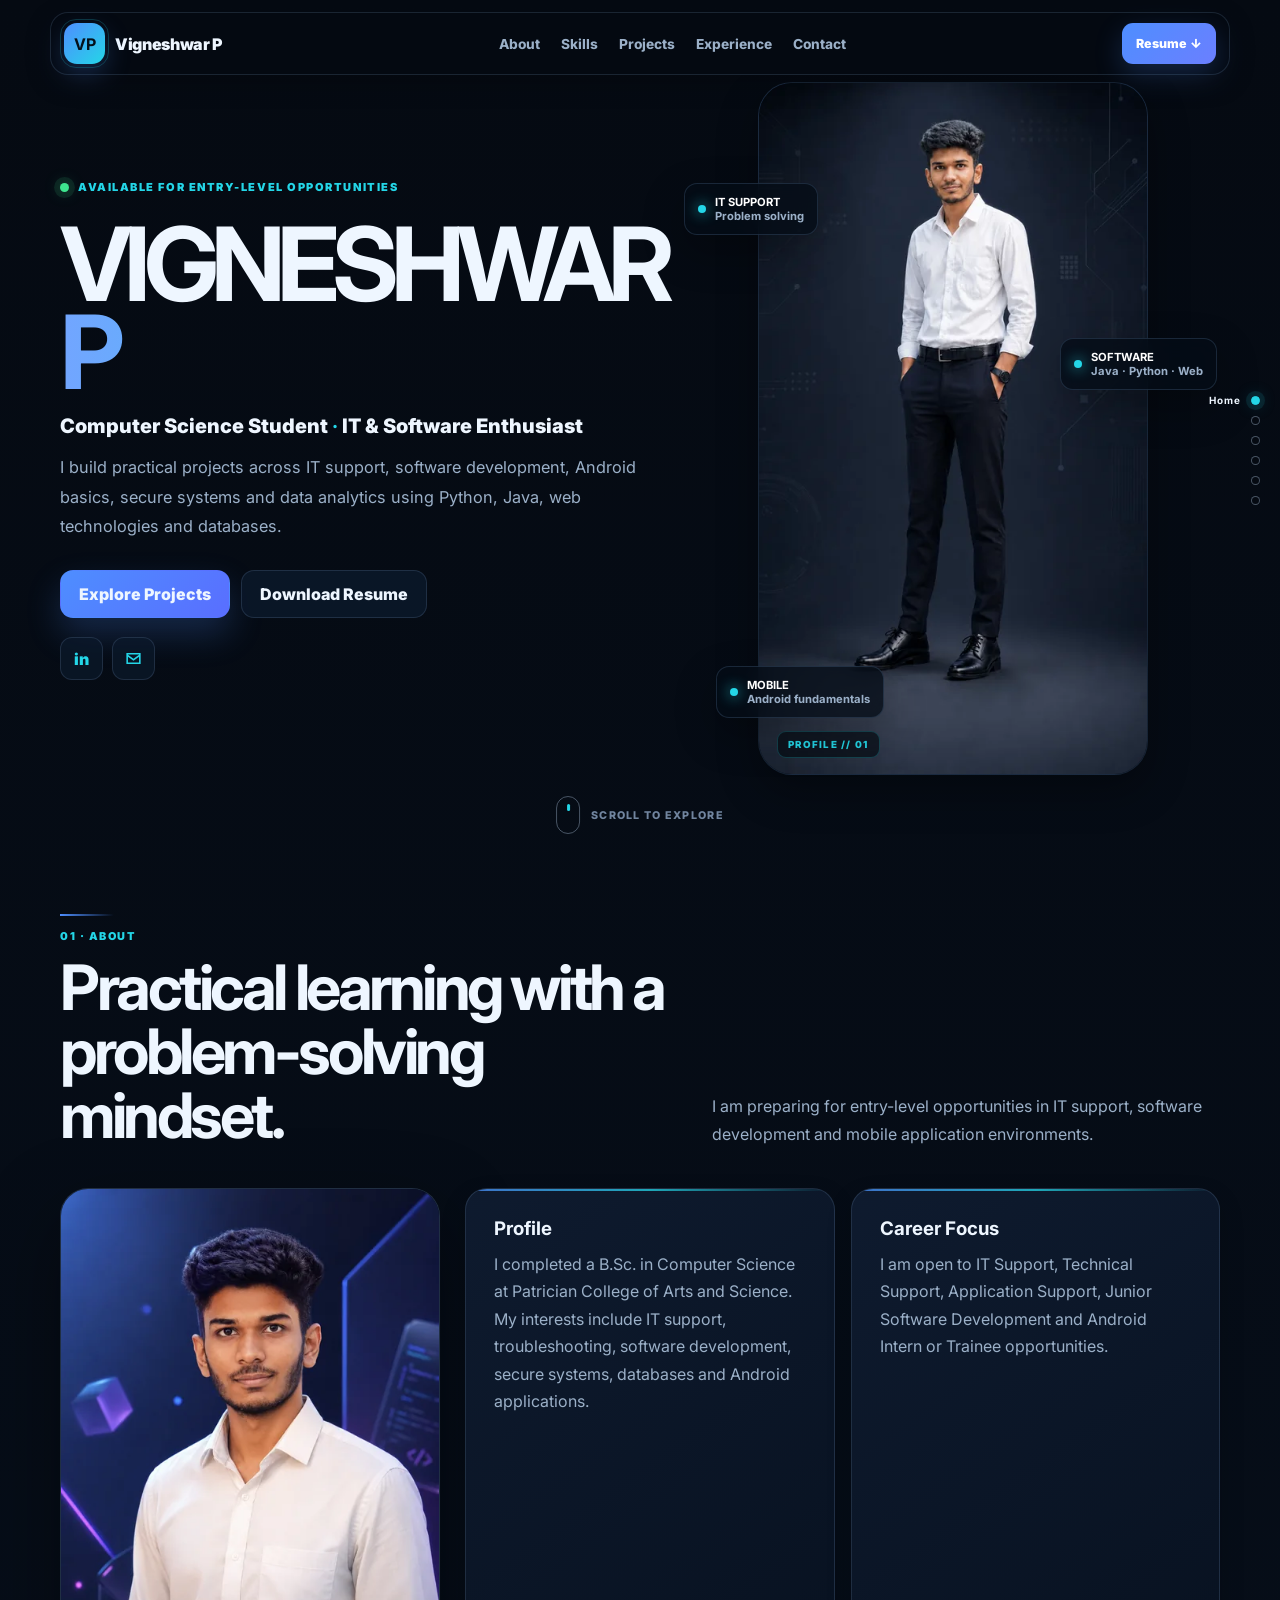
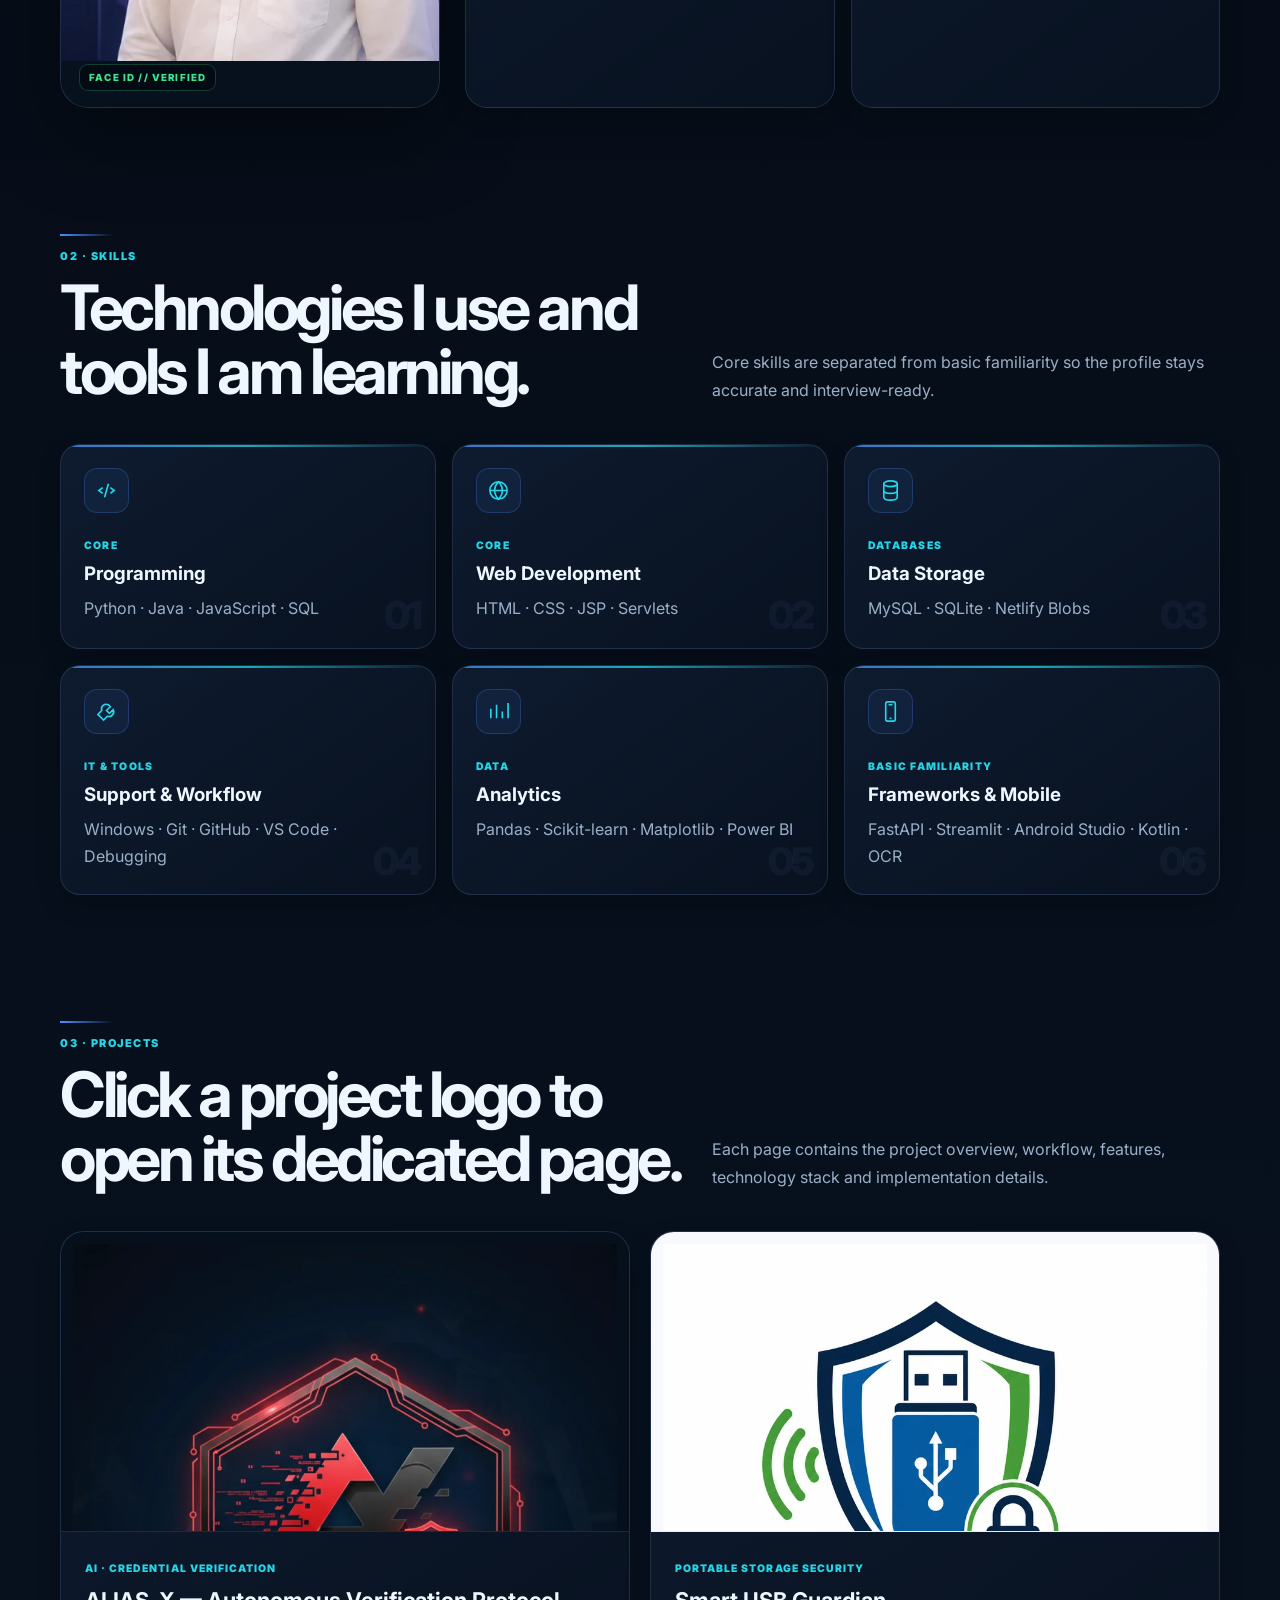
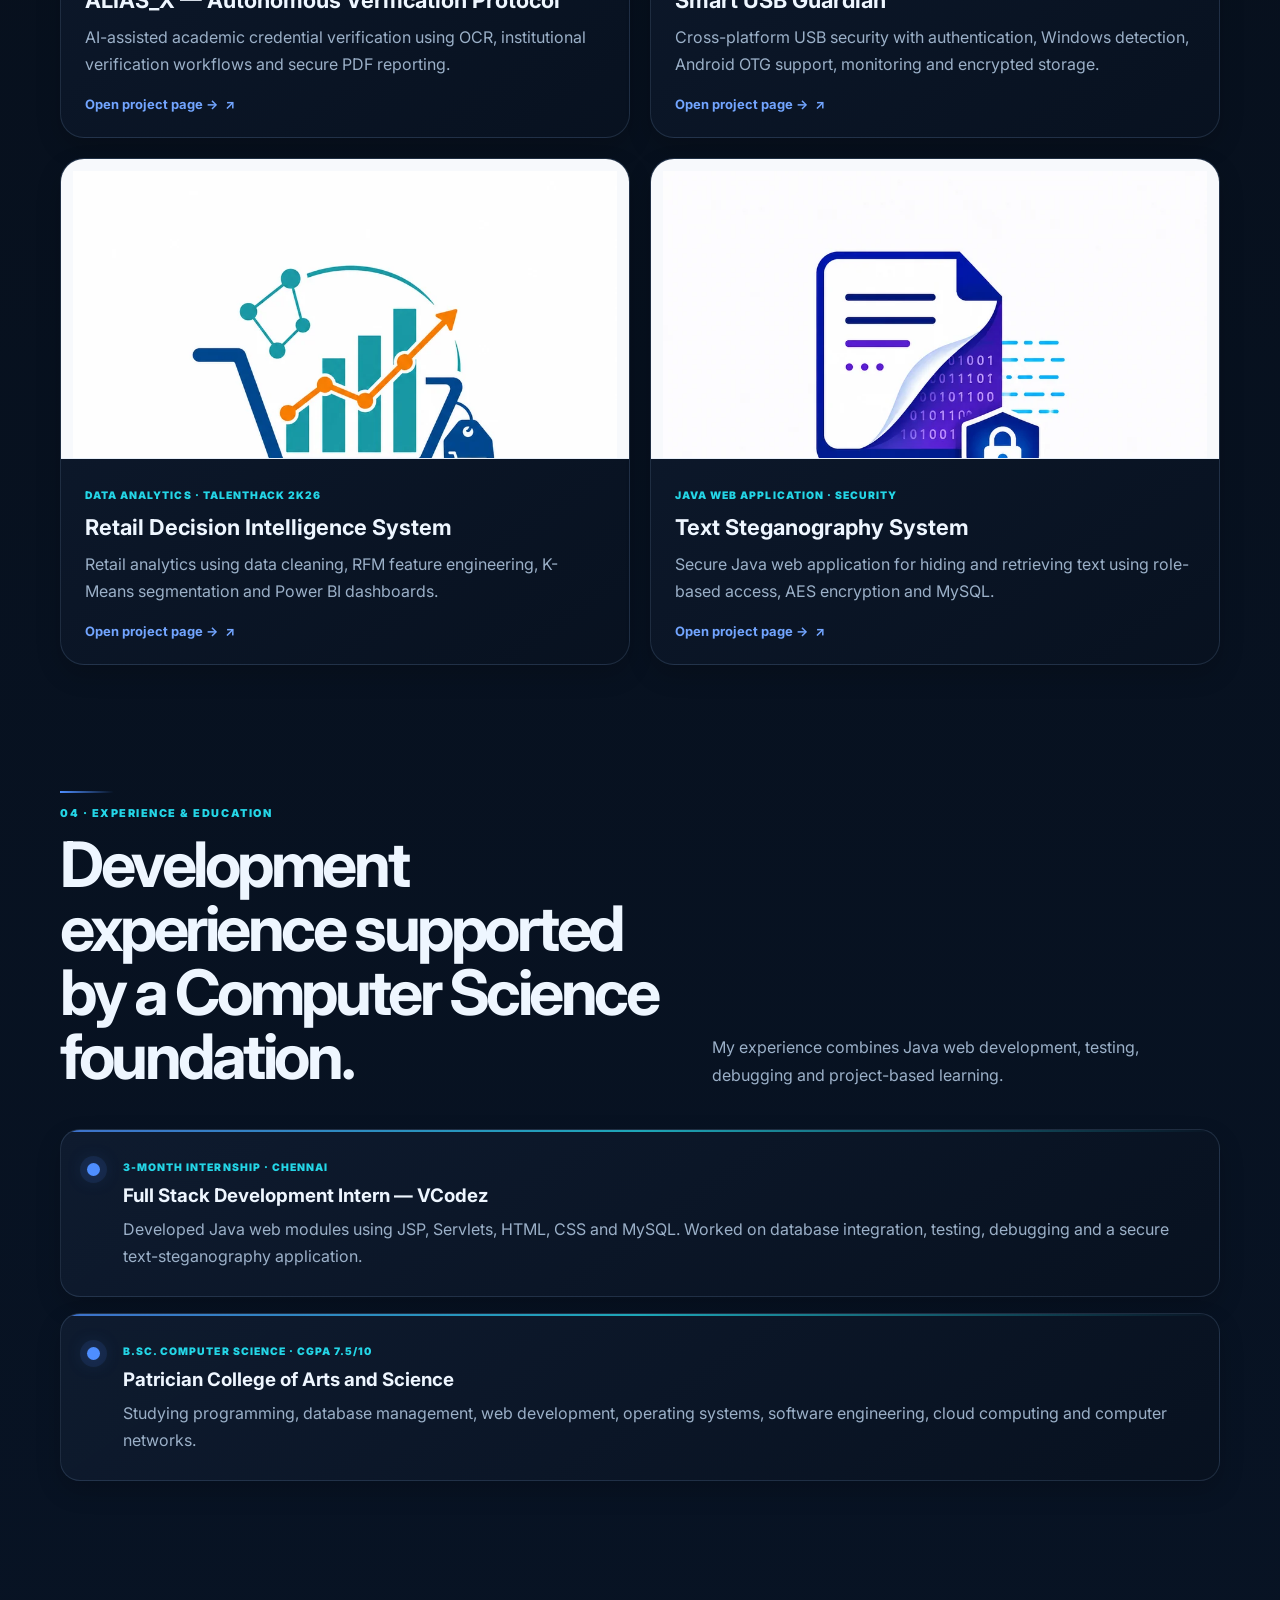
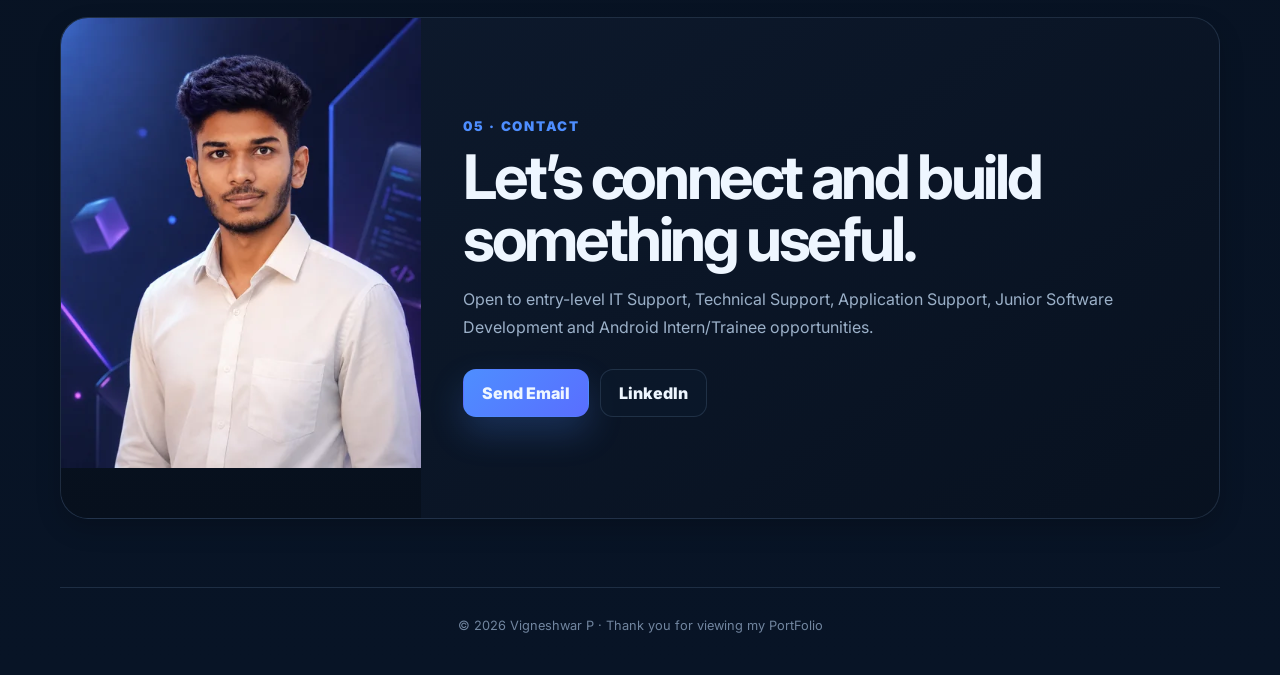
<file: index.html>
<!DOCTYPE html>

<html lang="en">
<head>
<meta charset="utf-8"/><meta content="width=device-width,initial-scale=1,viewport-fit=cover" name="viewport"/>
<meta content="Portfolio of Vigneshwar P" name="description"/>
<title>Vigneshwar P | Portfolio</title>
<meta content="#050a12" name="theme-color"/>
<meta content="dark" name="color-scheme"/>
<link href="https://fonts.googleapis.com" rel="preconnect"/>
<link crossorigin="" href="https://fonts.gstatic.com" rel="preconnect"/>
<link href="https://fonts.googleapis.com/css2?family=Inter:wght@400;500;600;700;800;900&amp;display=swap" rel="stylesheet"/>
<link href="assets/css/main.css?v=responsive-3" rel="stylesheet"/>
<link href="assets/images/favicon.svg" rel="icon" type="image/svg+xml"/></head>
<body><div aria-hidden="true" class="boot-screen" id="boot"><div class="boot-core"><div class="boot-logo">VP</div><p>INITIALIZING PORTFOLIO</p><div class="boot-line"><span></span></div></div></div>
<aside aria-label="Page section guide" class="section-guide"><a href="#home"><b>Home</b><span></span></a><a href="#about"><b>About</b><span></span></a><a href="#skills"><b>Skills</b><span></span></a><a href="#projects"><b>Projects</b><span></span></a><a href="#experience"><b>Experience</b><span></span></a><a href="#contact"><b>Contact</b><span></span></a></aside><div class="progress" id="progress"></div>
<header class="header">
<a class="brand" href="#home"><b>VP</b><span>Vigneshwar P</span></a>
<button aria-label="Open navigation" aria-controls="nav" class="menu" id="menu" type="button"><span aria-hidden="true" class="menu-icon"><i></i><i></i><i></i></span></button>
<nav class="nav" id="nav"><a href="#about">About</a><a href="#skills">Skills</a><a href="#projects">Projects</a><a href="#experience">Experience</a><a href="#contact">Contact</a></nav>
<a class="resume" download="Vigneshwar_P_Resume.pdf" href="assets/documents/Vigneshwar_P_Resume.pdf">Resume ↓</a>
</header>
<main>
<section class="section hero" id="home">
<div class="hero-copy">
<div class="eyebrow">AVAILABLE FOR ENTRY-LEVEL OPPORTUNITIES</div>
<h1>VIGNESHWAR<span>P</span></h1>
<p class="role">Computer Science Student <strong>·</strong> IT &amp; Software Enthusiast</p>
<p class="hero-summary">I build practical projects across IT support, software development, Android basics, secure systems and data analytics using Python, Java, web technologies and databases.</p>
<div class="hero-actions"><a class="btn primary" href="#projects">Explore Projects</a><a class="btn" download="Vigneshwar_P_Resume.pdf" href="assets/documents/Vigneshwar_P_Resume.pdf">Download Resume</a></div>
<div class="socials"><a aria-label="LinkedIn" href="https://www.linkedin.com/in/vigneshwar-p" rel="noreferrer" target="_blank">in</a><a aria-label="Email" href="mailto:pvicky6942@gmail.com"><svg aria-hidden="true" viewbox="0 0 24 24"><path d="M3 5h18v14H3V5Zm2 2v.3l7 5.1 7-5.1V7H5Zm14 10V9.8l-7 5.1-7-5.1V17h14Z"></path></svg></a></div>
</div>
<div class="hero-visual"><div class="hero-orb"></div><div class="hero-frame"><img alt="Vigneshwar P" decoding="async" fetchpriority="high" height="1350" loading="eager" sizes="(max-width:620px) 290px, 360px" src="assets/images/profile-full-760.webp" srcset="assets/images/profile-full-480.webp 480w, assets/images/profile-full-760.webp 760w" width="760"/></div><div class="hud-chip hud-one"><i></i><span><strong>IT SUPPORT</strong><br/>Problem solving</span></div><div class="hud-chip hud-two"><i></i><span><strong>SOFTWARE</strong><br/>Java · Python · Web</span></div><div class="hud-chip hud-three"><i></i><span><strong>MOBILE</strong><br/>Android fundamentals</span></div></div>
<a class="scroll-guide" href="#about"><span class="mouse"></span><span>SCROLL TO EXPLORE</span></a></section>
<section class="section" id="about">
<div class="section-head reveal"><div><small>01 · ABOUT</small><h2>Practical learning with a problem-solving mindset.</h2></div><p>I am preparing for entry-level opportunities in IT support, software development and mobile application environments.</p></div>
<div class="about-grid">
<div class="about-photo reveal"><img alt="Vigneshwar P portrait" decoding="async" height="900" loading="lazy" sizes="(max-width:620px) 100vw, 360px" src="assets/images/profile-portrait-720.webp" srcset="assets/images/profile-portrait-480.webp 480w, assets/images/profile-portrait-720.webp 720w" width="720"/></div>
<div class="about-content stagger">
<article class="panel"><h3>Profile</h3><p>I completed a B.Sc. in Computer Science at Patrician College of Arts and Science. My interests include IT support, troubleshooting, software development, secure systems, databases and Android applications.</p></article>
<article class="panel"><h3>Career Focus</h3><p>I am open to IT Support, Technical Support, Application Support, Junior Software Development and Android Intern or Trainee opportunities.</p></article>
</div>
</div>
</section>
<section class="section" id="skills">
<div class="section-head reveal"><div><small>02 · SKILLS</small><h2>Technologies I use and tools I am learning.</h2></div><p>Core skills are separated from basic familiarity so the profile stays accurate and interview-ready.</p></div>
<div class="skills-grid stagger">
<article class="skill-card" data-code="01"><div class="skill-icon"><svg viewbox="0 0 24 24"><path d="m8 9-4 3 4 3M16 9l4 3-4 3M14 5l-4 14"></path></svg></div><small>CORE</small><h3>Programming</h3><p>Python · Java · JavaScript · SQL</p></article>
<article class="skill-card" data-code="02"><div class="skill-icon"><svg viewbox="0 0 24 24"><circle cx="12" cy="12" r="9"></circle><path d="M3 12h18M12 3c3 3 4 6 4 9s-1 6-4 9c-3-3-4-6-4-9s1-6 4-9Z"></path></svg></div><small>CORE</small><h3>Web Development</h3><p>HTML · CSS · JSP · Servlets</p></article>
<article class="skill-card" data-code="03"><div class="skill-icon"><svg viewbox="0 0 24 24"><ellipse cx="12" cy="5" rx="7" ry="3"></ellipse><path d="M5 5v7c0 1.7 3.1 3 7 3s7-1.3 7-3V5M5 12v7c0 1.7 3.1 3 7 3s7-1.3 7-3v-7"></path></svg></div><small>DATABASES</small><h3>Data Storage</h3><p>MySQL · SQLite · Netlify Blobs</p></article>
<article class="skill-card" data-code="04"><div class="skill-icon"><svg viewbox="0 0 24 24"><path d="M14 5a5 5 0 0 0-7 6L3 15l6 6 4-4a5 5 0 0 0 6-7l-4 4-3-3 4-4Z"></path></svg></div><small>IT &amp; TOOLS</small><h3>Support &amp; Workflow</h3><p>Windows · Git · GitHub · VS Code · Debugging</p></article>
<article class="skill-card" data-code="05"><div class="skill-icon"><svg viewbox="0 0 24 24"><path d="M4 19V9M10 19V5M16 19v-7M22 19V3"></path></svg></div><small>DATA</small><h3>Analytics</h3><p>Pandas · Scikit-learn · Matplotlib · Power BI</p></article>
<article class="skill-card" data-code="06"><div class="skill-icon"><svg viewbox="0 0 24 24"><rect height="20" rx="2" width="10" x="7" y="2"></rect><path d="M10 5h4M11 19h2"></path></svg></div><small>BASIC FAMILIARITY</small><h3>Frameworks &amp; Mobile</h3><p>FastAPI · Streamlit · Android Studio · Kotlin · OCR</p></article>
</div>
</section>
<section class="section" id="projects">
<div class="section-head reveal"><div><small>03 · PROJECTS</small><h2>Click a project logo to open its dedicated page.</h2></div><p>Each page contains the project overview, workflow, features, technology stack and implementation details.</p></div>
<div class="projects-grid stagger"><a aria-label="Open ALIAS_X — Autonomous Verification Protocol project page" class="project-card" href="alias-x.html">
<div class="project-logo dark-logo"><img alt="ALIAS_X — Autonomous Verification Protocol logo" decoding="async" height="924" loading="lazy" sizes="(max-width:620px) 100vw, 560px" src="assets/images/logos/alias-x-900.webp" srcset="assets/images/logos/alias-x-480.webp 480w, assets/images/logos/alias-x-900.webp 900w" width="873"/></div>
<div class="project-copy">
<span>AI · CREDENTIAL VERIFICATION</span>
<h3>ALIAS_X — Autonomous Verification Protocol</h3>
<p>AI-assisted academic credential verification using OCR, institutional verification workflows and secure PDF reporting.</p>
<b>Open project page →</b>
</div>
</a>
<a aria-label="Open Smart USB Guardian project page" class="project-card" href="smart-usb-guardian.html">
<div class="project-logo"><img alt="Smart USB Guardian logo" decoding="async" height="900" loading="lazy" sizes="(max-width:620px) 100vw, 560px" src="assets/images/logos/smart-usb-guardian-900.webp" srcset="assets/images/logos/smart-usb-guardian-480.webp 480w, assets/images/logos/smart-usb-guardian-900.webp 900w" width="900"/></div>
<div class="project-copy">
<span>PORTABLE STORAGE SECURITY</span>
<h3>Smart USB Guardian</h3>
<p>Cross-platform USB security with authentication, Windows detection, Android OTG support, monitoring and encrypted storage.</p>
<b>Open project page →</b>
</div>
</a>
<a aria-label="Open Retail Decision Intelligence System project page" class="project-card" href="retail-decision-intelligence.html">
<div class="project-logo"><img alt="Retail Decision Intelligence System logo" decoding="async" height="900" loading="lazy" sizes="(max-width:620px) 100vw, 560px" src="assets/images/logos/retail-decision-intelligence-900.webp" srcset="assets/images/logos/retail-decision-intelligence-480.webp 480w, assets/images/logos/retail-decision-intelligence-900.webp 900w" width="900"/></div>
<div class="project-copy">
<span>DATA ANALYTICS · TALENTHACK 2K26</span>
<h3>Retail Decision Intelligence System</h3>
<p>Retail analytics using data cleaning, RFM feature engineering, K-Means segmentation and Power BI dashboards.</p>
<b>Open project page →</b>
</div>
</a>
<a aria-label="Open Text Steganography System project page" class="project-card" href="text-steganography.html">
<div class="project-logo"><img alt="Text Steganography System logo" decoding="async" height="900" loading="lazy" sizes="(max-width:620px) 100vw, 560px" src="assets/images/logos/text-steganography-900.webp" srcset="assets/images/logos/text-steganography-480.webp 480w, assets/images/logos/text-steganography-900.webp 900w" width="900"/></div>
<div class="project-copy">
<span>JAVA WEB APPLICATION · SECURITY</span>
<h3>Text Steganography System</h3>
<p>Secure Java web application for hiding and retrieving text using role-based access, AES encryption and MySQL.</p>
<b>Open project page →</b>
</div>
</a></div>
</section>
<section class="section" id="experience">
<div class="section-head reveal"><div><small>04 · EXPERIENCE &amp; EDUCATION</small><h2>Development experience supported by a Computer Science foundation.</h2></div><p>My experience combines Java web development, testing, debugging and project-based learning.</p></div>
<div class="timeline stagger">
<article><small>3-MONTH INTERNSHIP · CHENNAI</small><h3>Full Stack Development Intern — VCodez</h3><p>Developed Java web modules using JSP, Servlets, HTML, CSS and MySQL. Worked on database integration, testing, debugging and a secure text-steganography application.</p></article>
<article><small>B.SC. COMPUTER SCIENCE · CGPA 7.5/10</small><h3>Patrician College of Arts and Science</h3><p>Studying programming, database management, web development, operating systems, software engineering, cloud computing and computer networks.</p></article>
</div>
</section>
<section class="section" id="contact">
<div class="contact-card reveal"><div class="contact-photo"><img alt="Vigneshwar P" decoding="async" height="900" loading="lazy" sizes="(max-width:620px) 100vw, 360px" src="assets/images/profile-portrait-720.webp" srcset="assets/images/profile-portrait-480.webp 480w, assets/images/profile-portrait-720.webp 720w" width="720"/></div><div class="contact-copy"><small style="color:var(--blue);font-weight:900;letter-spacing:.13em">05 · CONTACT</small><h2>Let’s connect and build something useful.</h2><p>Open to entry-level IT Support, Technical Support, Application Support, Junior Software Development and Android Intern/Trainee opportunities.</p><div class="hero-actions"><a class="btn primary" href="mailto:pvicky6942@gmail.com">Send Email</a><a class="btn" href="https://www.linkedin.com/in/vigneshwar-p" rel="noreferrer" target="_blank">LinkedIn</a></div></div></div>
</section>
</main>
<footer>© <span id="year"></span> Vigneshwar P · Thank you for viewing my PortFolio</footer>
<script defer="" src="assets/js/main.js?v=responsive-3"></script>
</body>
</html>
</file>
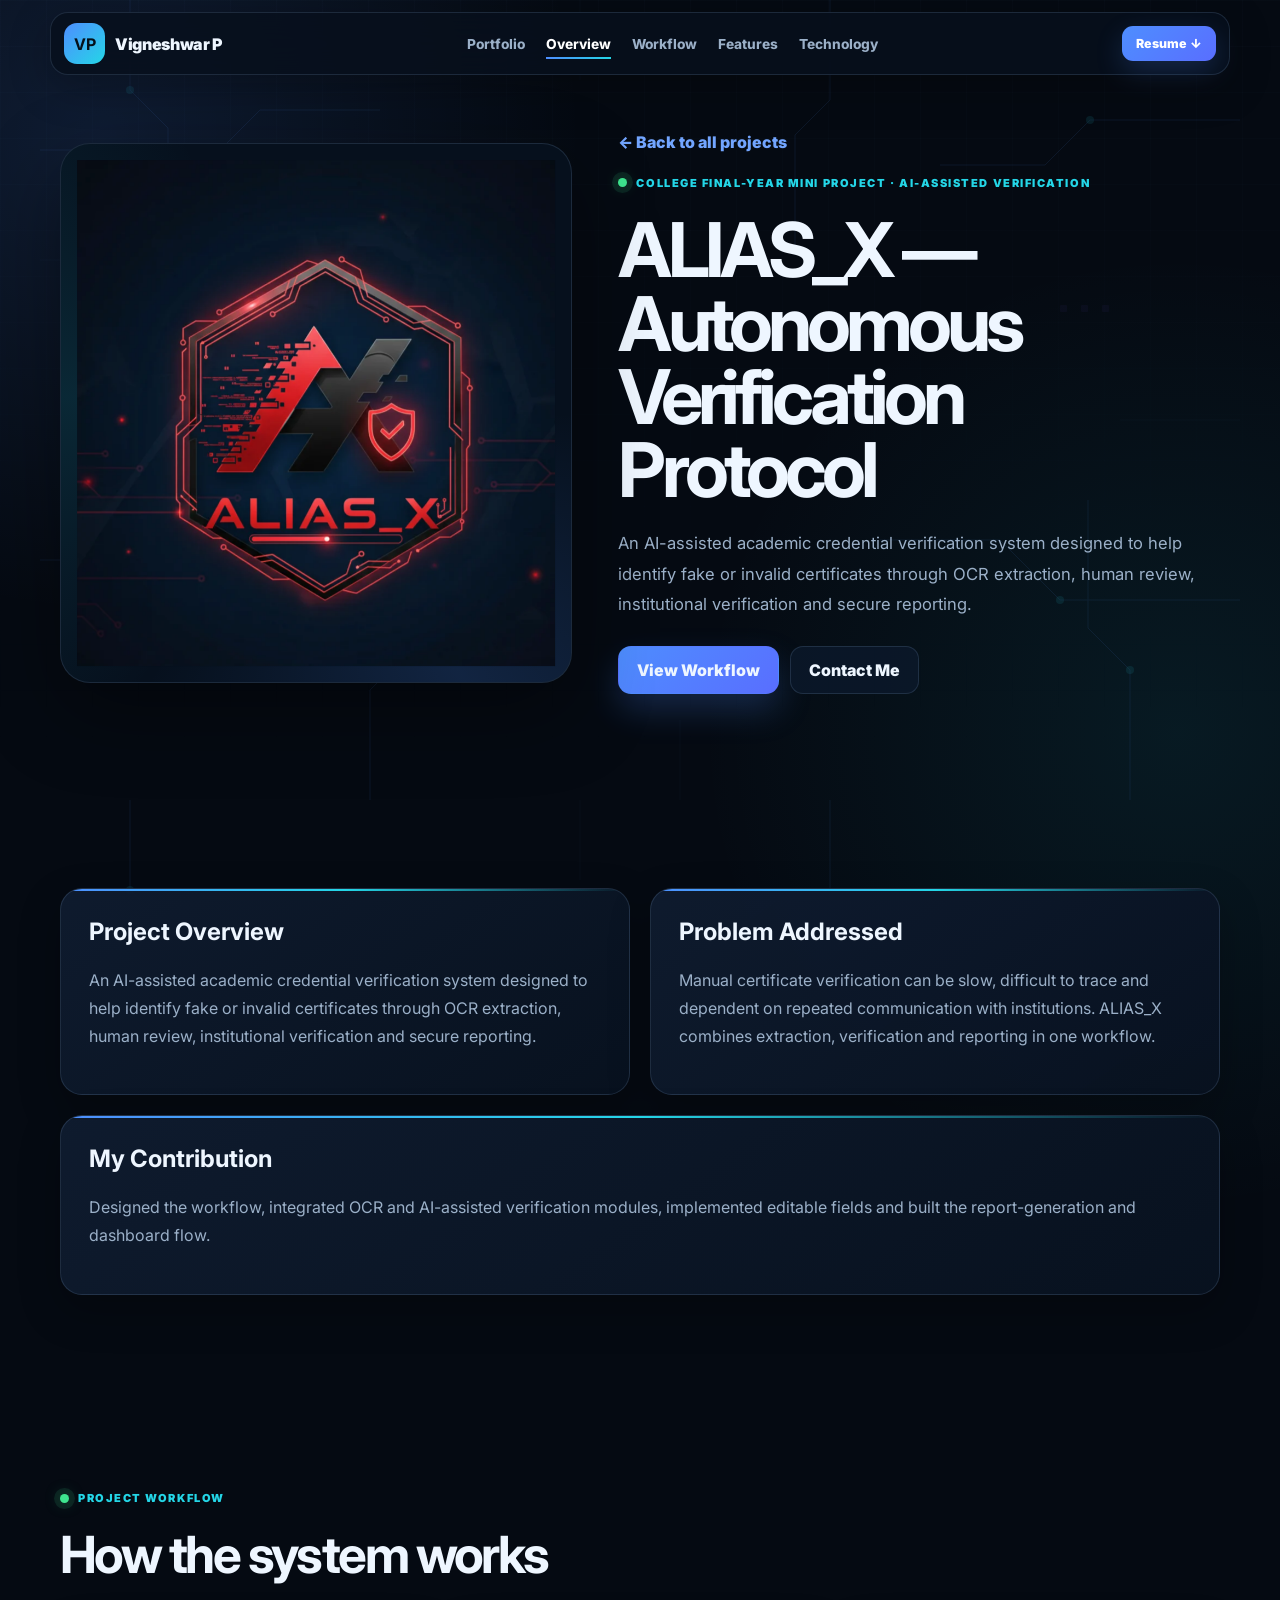
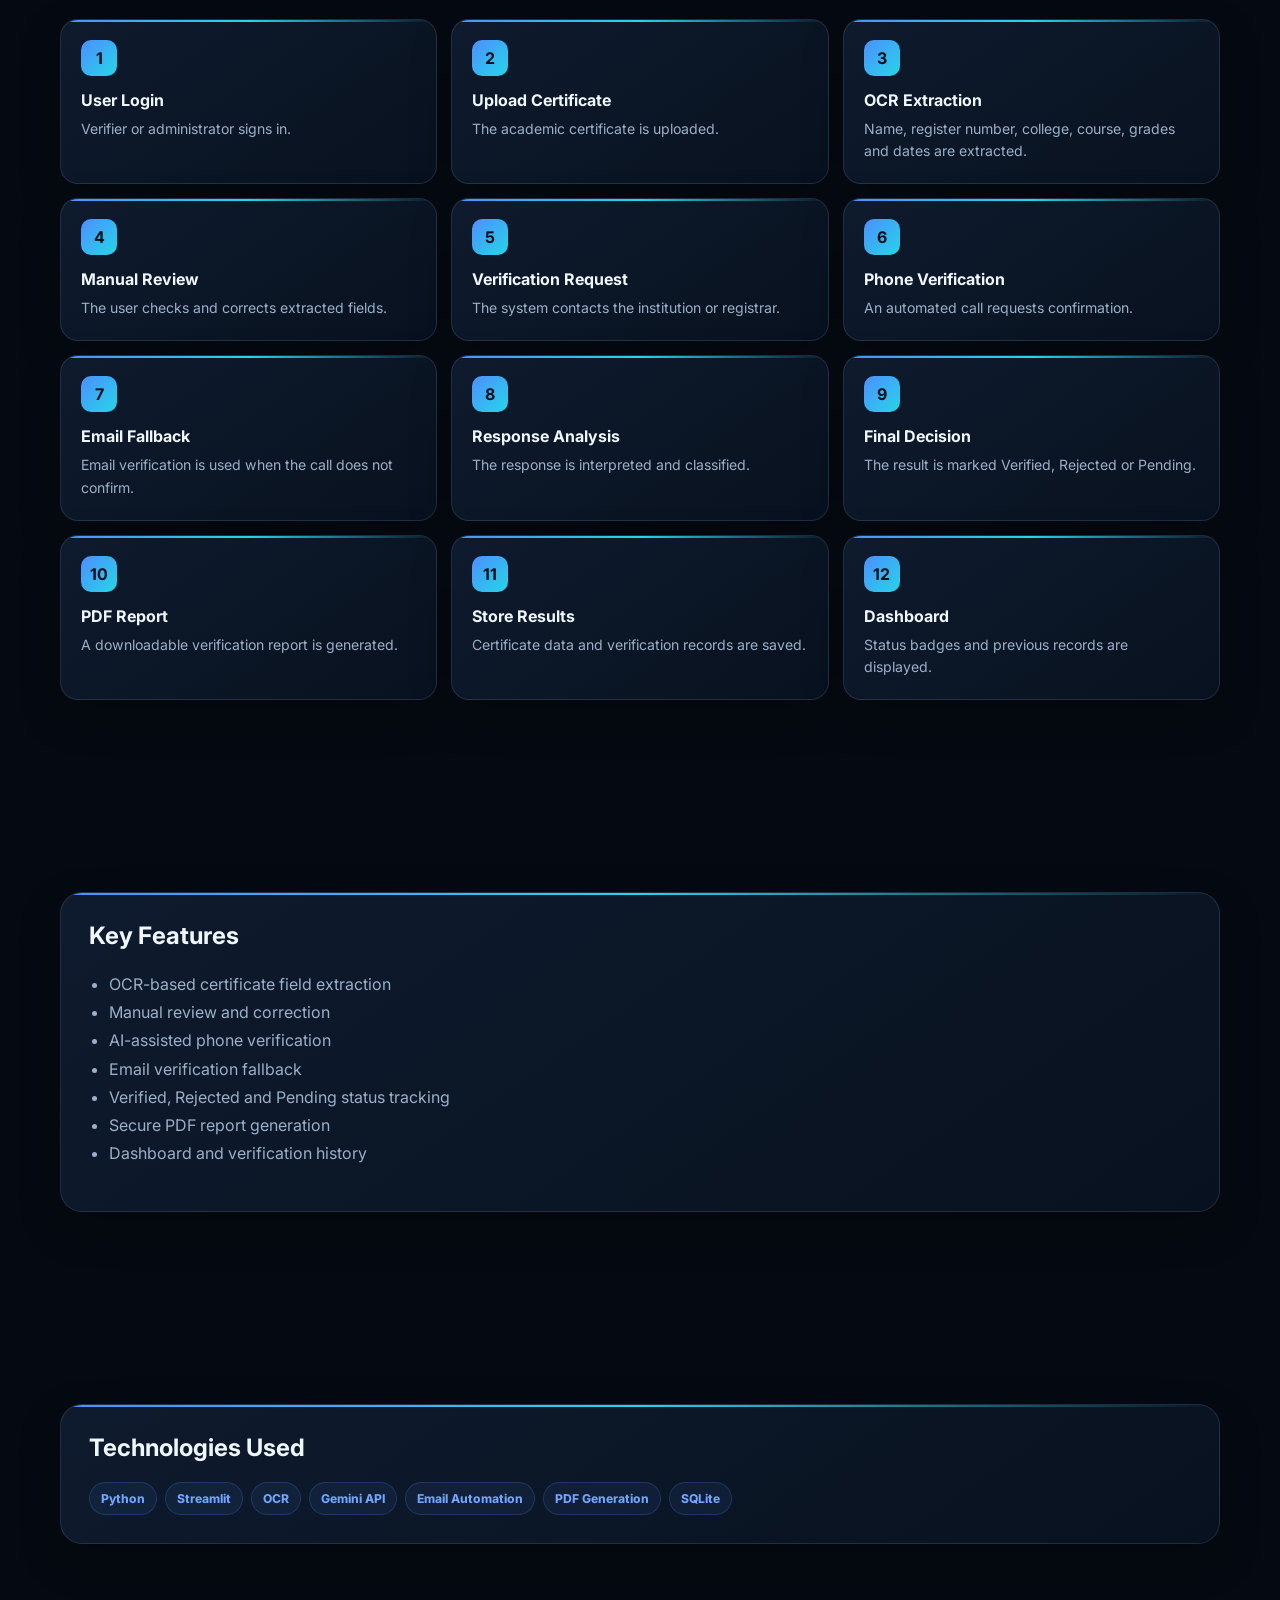
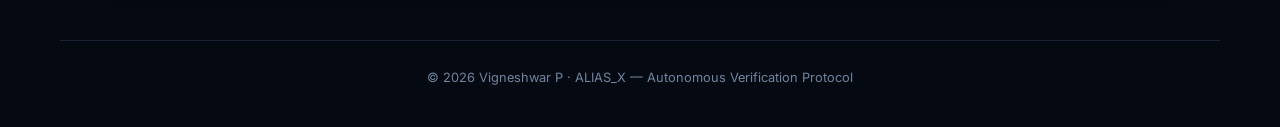
<file: alias-x.html>
<!DOCTYPE html>

<html lang="en">
<head>
<meta charset="utf-8"/><meta content="width=device-width,initial-scale=1,viewport-fit=cover" name="viewport"/>
<meta content="An AI-assisted academic credential verification system designed to help identify fake or invalid certificates through OCR extraction, human review, institutional verification and secure reporting." name="description"/>
<title>ALIAS_X — Autonomous Verification Protocol | Vigneshwar P</title>
<meta content="#050a12" name="theme-color"/>
<meta content="dark" name="color-scheme"/>
<link href="https://fonts.googleapis.com" rel="preconnect"/>
<link crossorigin="" href="https://fonts.gstatic.com" rel="preconnect"/>
<link href="https://fonts.googleapis.com/css2?family=Inter:wght@400;500;600;700;800;900&amp;display=swap" rel="stylesheet"/>
<link href="assets/css/project.css?v=responsive-3" rel="stylesheet"/>
<link href="assets/images/favicon.svg" rel="icon" type="image/svg+xml"/></head>
<body>
<div class="progress" id="progress"></div>
<header class="header">
<a class="brand" href="index.html"><b>VP</b><span>Vigneshwar P</span></a>
<button aria-label="Open navigation" aria-controls="nav" class="menu" id="menu" type="button"><span aria-hidden="true" class="menu-icon"><i></i><i></i><i></i></span></button>
<nav class="nav" id="nav"><a href="index.html">Portfolio</a><a href="#overview">Overview</a><a href="#workflow">Workflow</a><a href="#features">Features</a><a href="#technology">Technology</a></nav>
<a class="resume" download="Vigneshwar_P_Resume.pdf" href="assets/documents/Vigneshwar_P_Resume.pdf">Resume ↓</a>
</header>
<main>
<section class="section project-hero">
<div class="project-logo-hero dark reveal"><img alt="ALIAS_X — Autonomous Verification Protocol logo" decoding="async" fetchpriority="high" height="924" loading="eager" sizes="(max-width:620px) 100vw, 560px" src="assets/images/logos/alias-x-900.webp" srcset="assets/images/logos/alias-x-480.webp 480w, assets/images/logos/alias-x-900.webp 900w" width="873"/></div>
<div class="project-intro reveal">
<a class="back-link" href="index.html#projects">← Back to all projects</a>
<div class="eyebrow" style="margin-top:24px">COLLEGE FINAL-YEAR MINI PROJECT · AI-ASSISTED VERIFICATION</div>
<h1>ALIAS_X — Autonomous Verification Protocol</h1>
<p>An AI-assisted academic credential verification system designed to help identify fake or invalid certificates through OCR extraction, human review, institutional verification and secure reporting.</p>
<div class="hero-actions"><a class="btn primary" href="#workflow">View Workflow</a><a class="btn" href="index.html#contact">Contact Me</a></div>
</div>
</section>
<section class="section" id="overview">
<div class="page-grid">
<article class="info-card reveal"><h2>Project Overview</h2><p>An AI-assisted academic credential verification system designed to help identify fake or invalid certificates through OCR extraction, human review, institutional verification and secure reporting.</p></article>
<article class="info-card reveal"><h2>Problem Addressed</h2><p>Manual certificate verification can be slow, difficult to trace and dependent on repeated communication with institutions. ALIAS_X combines extraction, verification and reporting in one workflow.</p></article>
<article class="info-card full reveal"><h2>My Contribution</h2><p>Designed the workflow, integrated OCR and AI-assisted verification modules, implemented editable fields and built the report-generation and dashboard flow.</p></article>
</div>
</section>
<section class="section" id="workflow">
<div class="eyebrow">PROJECT WORKFLOW</div>
<h2 style="font-size:clamp(2.2rem,4vw,3.8rem);letter-spacing:-.05em;margin:16px 0 34px">How the system works</h2>
<div class="workflow"><article class="step reveal"><b>1</b><h3>User Login</h3><p>Verifier or administrator signs in.</p></article>
<article class="step reveal"><b>2</b><h3>Upload Certificate</h3><p>The academic certificate is uploaded.</p></article>
<article class="step reveal"><b>3</b><h3>OCR Extraction</h3><p>Name, register number, college, course, grades and dates are extracted.</p></article>
<article class="step reveal"><b>4</b><h3>Manual Review</h3><p>The user checks and corrects extracted fields.</p></article>
<article class="step reveal"><b>5</b><h3>Verification Request</h3><p>The system contacts the institution or registrar.</p></article>
<article class="step reveal"><b>6</b><h3>Phone Verification</h3><p>An automated call requests confirmation.</p></article>
<article class="step reveal"><b>7</b><h3>Email Fallback</h3><p>Email verification is used when the call does not confirm.</p></article>
<article class="step reveal"><b>8</b><h3>Response Analysis</h3><p>The response is interpreted and classified.</p></article>
<article class="step reveal"><b>9</b><h3>Final Decision</h3><p>The result is marked Verified, Rejected or Pending.</p></article>
<article class="step reveal"><b>10</b><h3>PDF Report</h3><p>A downloadable verification report is generated.</p></article>
<article class="step reveal"><b>11</b><h3>Store Results</h3><p>Certificate data and verification records are saved.</p></article>
<article class="step reveal"><b>12</b><h3>Dashboard</h3><p>Status badges and previous records are displayed.</p></article></div>
</section>
<section class="section" id="features">
<div class="page-grid">
<article class="info-card full reveal"><h2>Key Features</h2><ul><li>OCR-based certificate field extraction</li><li>Manual review and correction</li><li>AI-assisted phone verification</li><li>Email verification fallback</li><li>Verified, Rejected and Pending status tracking</li><li>Secure PDF report generation</li><li>Dashboard and verification history</li></ul></article>
</div>
</section>
<section class="section" id="technology">
<article class="info-card reveal"><h2>Technologies Used</h2><div class="tech-tags"><span>Python</span><span>Streamlit</span><span>OCR</span><span>Gemini API</span><span>Email Automation</span><span>PDF Generation</span><span>SQLite</span></div></article>
</section>
</main>
<footer>© <span id="year"></span> Vigneshwar P · ALIAS_X — Autonomous Verification Protocol</footer>
<script defer="" src="assets/js/project.js?v=responsive-3"></script>
</body>
</html>
</file>
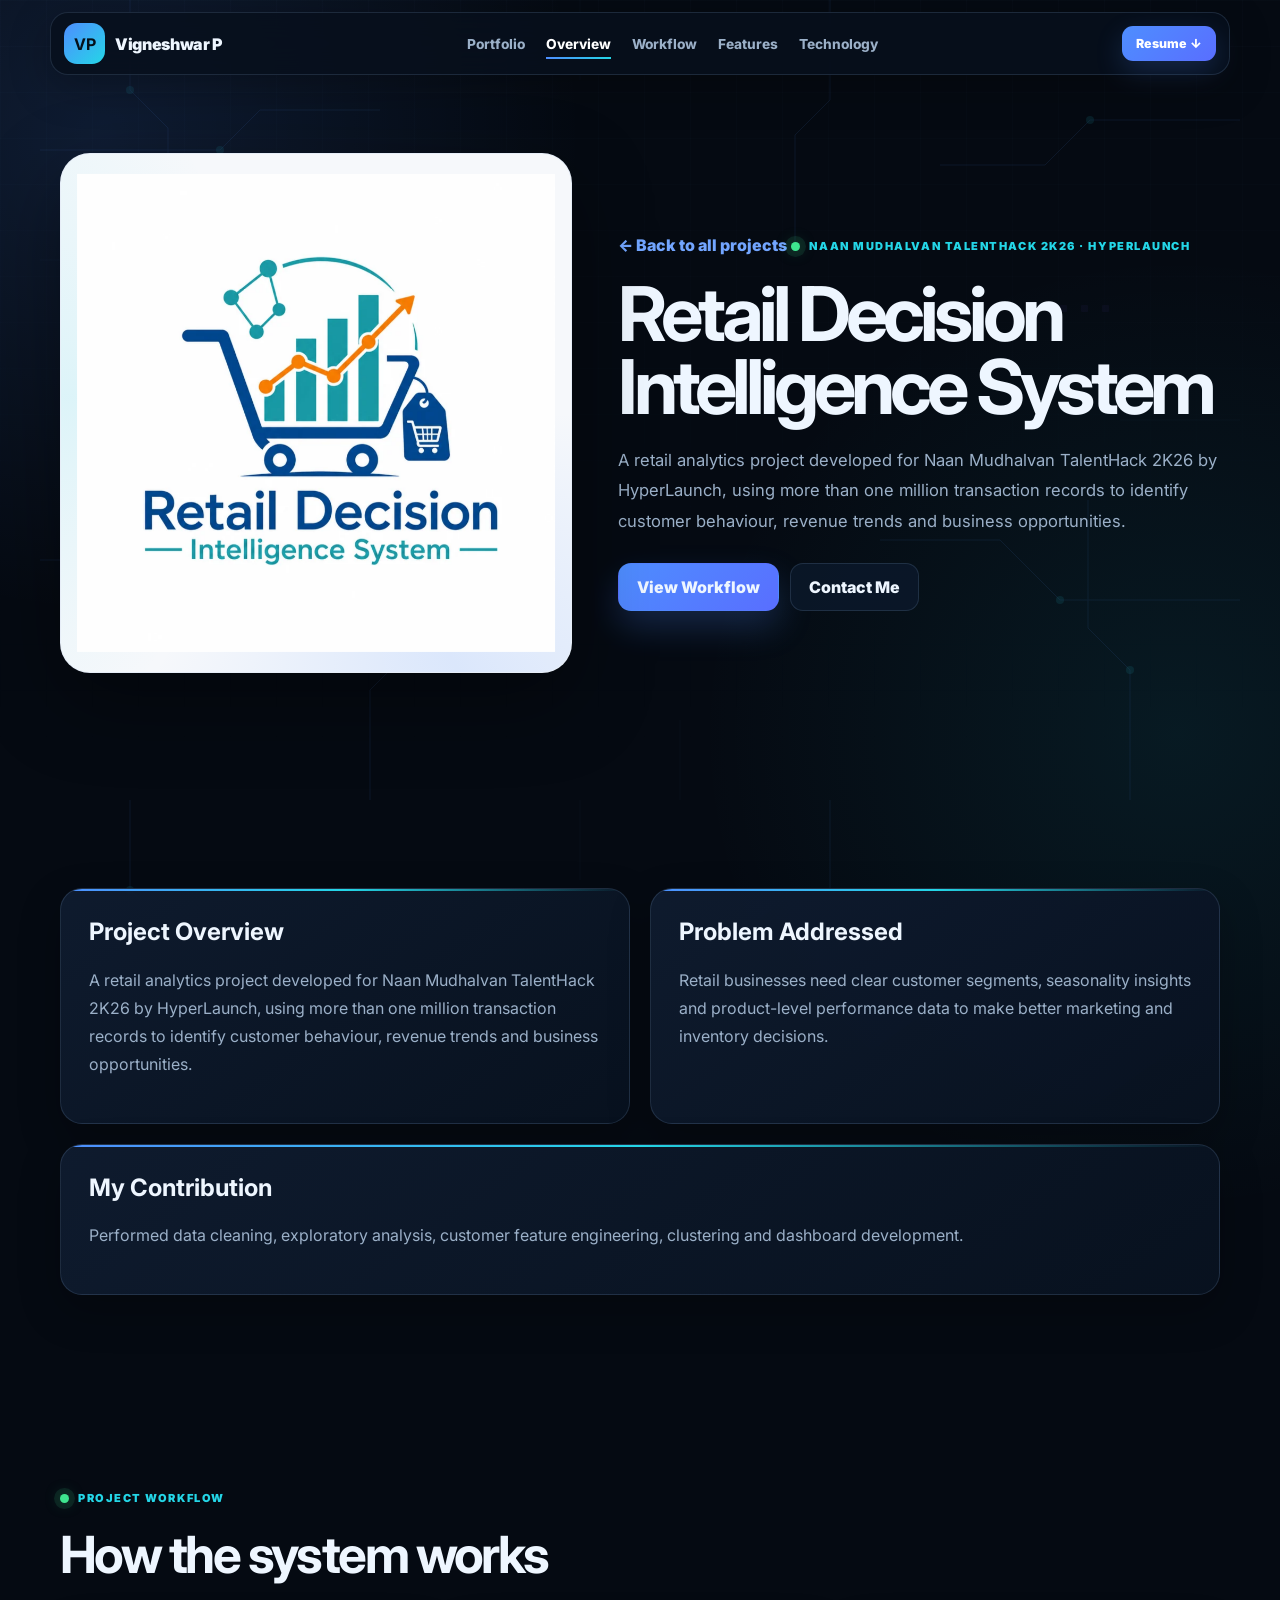
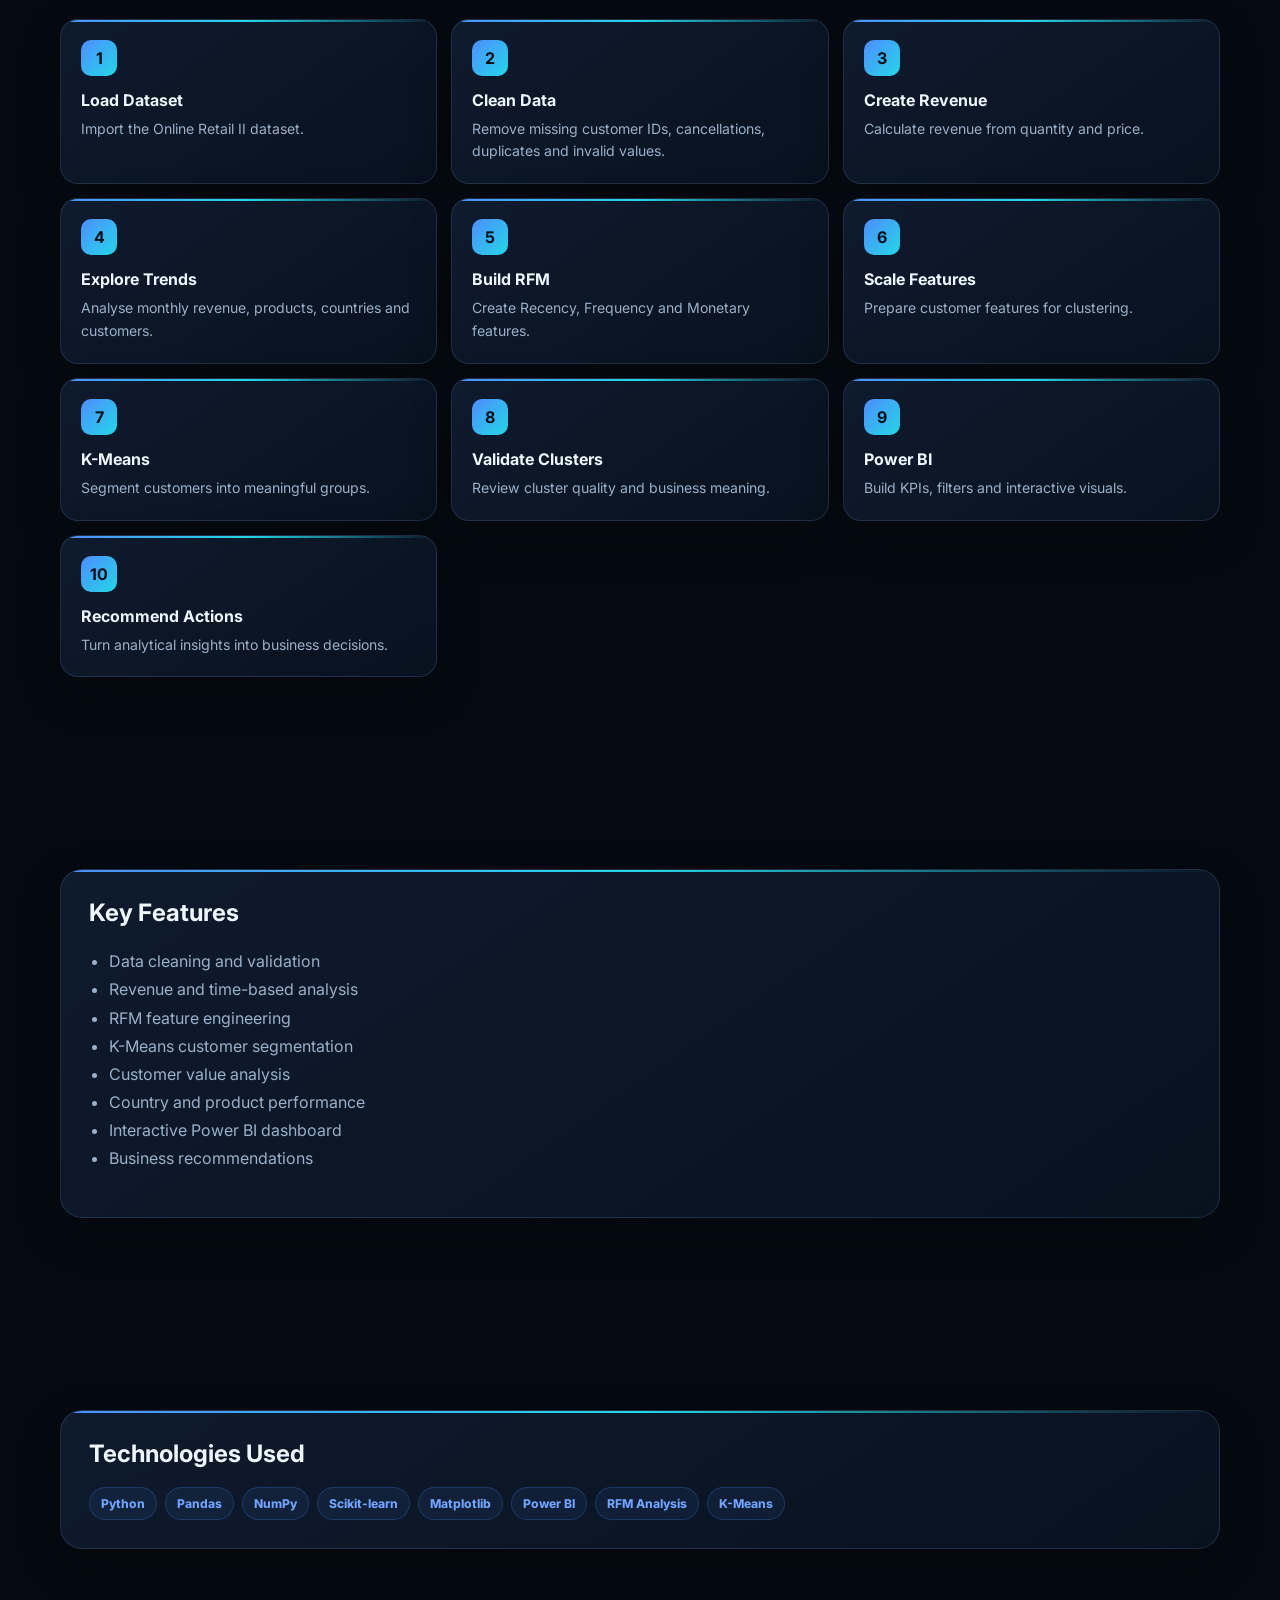
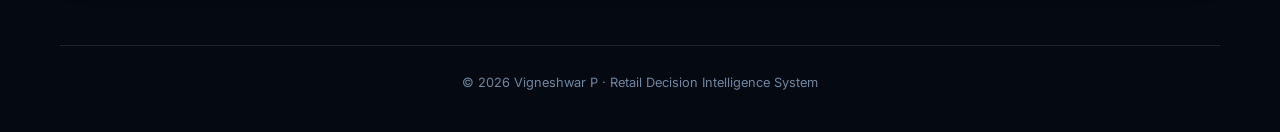
<file: retail-decision-intelligence.html>
<!DOCTYPE html>

<html lang="en">
<head>
<meta charset="utf-8"/><meta content="width=device-width,initial-scale=1,viewport-fit=cover" name="viewport"/>
<meta content="A retail analytics project developed for Naan Mudhalvan TalentHack 2K26 by HyperLaunch, using more than one million transaction records to identify customer behaviour, revenue trends and business opportunities." name="description"/>
<title>Retail Decision Intelligence System | Vigneshwar P</title>
<meta content="#050a12" name="theme-color"/>
<meta content="dark" name="color-scheme"/>
<link href="https://fonts.googleapis.com" rel="preconnect"/>
<link crossorigin="" href="https://fonts.gstatic.com" rel="preconnect"/>
<link href="https://fonts.googleapis.com/css2?family=Inter:wght@400;500;600;700;800;900&amp;display=swap" rel="stylesheet"/>
<link href="assets/css/project.css?v=responsive-3" rel="stylesheet"/>
<link href="assets/images/favicon.svg" rel="icon" type="image/svg+xml"/></head>
<body>
<div class="progress" id="progress"></div>
<header class="header">
<a class="brand" href="index.html"><b>VP</b><span>Vigneshwar P</span></a>
<button aria-label="Open navigation" aria-controls="nav" class="menu" id="menu" type="button"><span aria-hidden="true" class="menu-icon"><i></i><i></i><i></i></span></button>
<nav class="nav" id="nav"><a href="index.html">Portfolio</a><a href="#overview">Overview</a><a href="#workflow">Workflow</a><a href="#features">Features</a><a href="#technology">Technology</a></nav>
<a class="resume" download="Vigneshwar_P_Resume.pdf" href="assets/documents/Vigneshwar_P_Resume.pdf">Resume ↓</a>
</header>
<main>
<section class="section project-hero">
<div class="project-logo-hero reveal"><img alt="Retail Decision Intelligence System logo" decoding="async" fetchpriority="high" height="900" loading="eager" sizes="(max-width:620px) 100vw, 560px" src="assets/images/logos/retail-decision-intelligence-900.webp" srcset="assets/images/logos/retail-decision-intelligence-480.webp 480w, assets/images/logos/retail-decision-intelligence-900.webp 900w" width="900"/></div>
<div class="project-intro reveal">
<a class="back-link" href="index.html#projects">← Back to all projects</a>
<div class="eyebrow" style="margin-top:24px">NAAN MUDHALVAN TALENTHACK 2K26 · HYPERLAUNCH</div>
<h1>Retail Decision Intelligence System</h1>
<p>A retail analytics project developed for Naan Mudhalvan TalentHack 2K26 by HyperLaunch, using more than one million transaction records to identify customer behaviour, revenue trends and business opportunities.</p>
<div class="hero-actions"><a class="btn primary" href="#workflow">View Workflow</a><a class="btn" href="index.html#contact">Contact Me</a></div>
</div>
</section>
<section class="section" id="overview">
<div class="page-grid">
<article class="info-card reveal"><h2>Project Overview</h2><p>A retail analytics project developed for Naan Mudhalvan TalentHack 2K26 by HyperLaunch, using more than one million transaction records to identify customer behaviour, revenue trends and business opportunities.</p></article>
<article class="info-card reveal"><h2>Problem Addressed</h2><p>Retail businesses need clear customer segments, seasonality insights and product-level performance data to make better marketing and inventory decisions.</p></article>
<article class="info-card full reveal"><h2>My Contribution</h2><p>Performed data cleaning, exploratory analysis, customer feature engineering, clustering and dashboard development.</p></article>
</div>
</section>
<section class="section" id="workflow">
<div class="eyebrow">PROJECT WORKFLOW</div>
<h2 style="font-size:clamp(2.2rem,4vw,3.8rem);letter-spacing:-.05em;margin:16px 0 34px">How the system works</h2>
<div class="workflow"><article class="step reveal"><b>1</b><h3>Load Dataset</h3><p>Import the Online Retail II dataset.</p></article>
<article class="step reveal"><b>2</b><h3>Clean Data</h3><p>Remove missing customer IDs, cancellations, duplicates and invalid values.</p></article>
<article class="step reveal"><b>3</b><h3>Create Revenue</h3><p>Calculate revenue from quantity and price.</p></article>
<article class="step reveal"><b>4</b><h3>Explore Trends</h3><p>Analyse monthly revenue, products, countries and customers.</p></article>
<article class="step reveal"><b>5</b><h3>Build RFM</h3><p>Create Recency, Frequency and Monetary features.</p></article>
<article class="step reveal"><b>6</b><h3>Scale Features</h3><p>Prepare customer features for clustering.</p></article>
<article class="step reveal"><b>7</b><h3>K-Means</h3><p>Segment customers into meaningful groups.</p></article>
<article class="step reveal"><b>8</b><h3>Validate Clusters</h3><p>Review cluster quality and business meaning.</p></article>
<article class="step reveal"><b>9</b><h3>Power BI</h3><p>Build KPIs, filters and interactive visuals.</p></article>
<article class="step reveal"><b>10</b><h3>Recommend Actions</h3><p>Turn analytical insights into business decisions.</p></article></div>
</section>
<section class="section" id="features">
<div class="page-grid">
<article class="info-card full reveal"><h2>Key Features</h2><ul><li>Data cleaning and validation</li><li>Revenue and time-based analysis</li><li>RFM feature engineering</li><li>K-Means customer segmentation</li><li>Customer value analysis</li><li>Country and product performance</li><li>Interactive Power BI dashboard</li><li>Business recommendations</li></ul></article>
</div>
</section>
<section class="section" id="technology">
<article class="info-card reveal"><h2>Technologies Used</h2><div class="tech-tags"><span>Python</span><span>Pandas</span><span>NumPy</span><span>Scikit-learn</span><span>Matplotlib</span><span>Power BI</span><span>RFM Analysis</span><span>K-Means</span></div></article>
</section>
</main>
<footer>© <span id="year"></span> Vigneshwar P · Retail Decision Intelligence System</footer>
<script defer="" src="assets/js/project.js?v=responsive-3"></script>
</body>
</html>
</file>
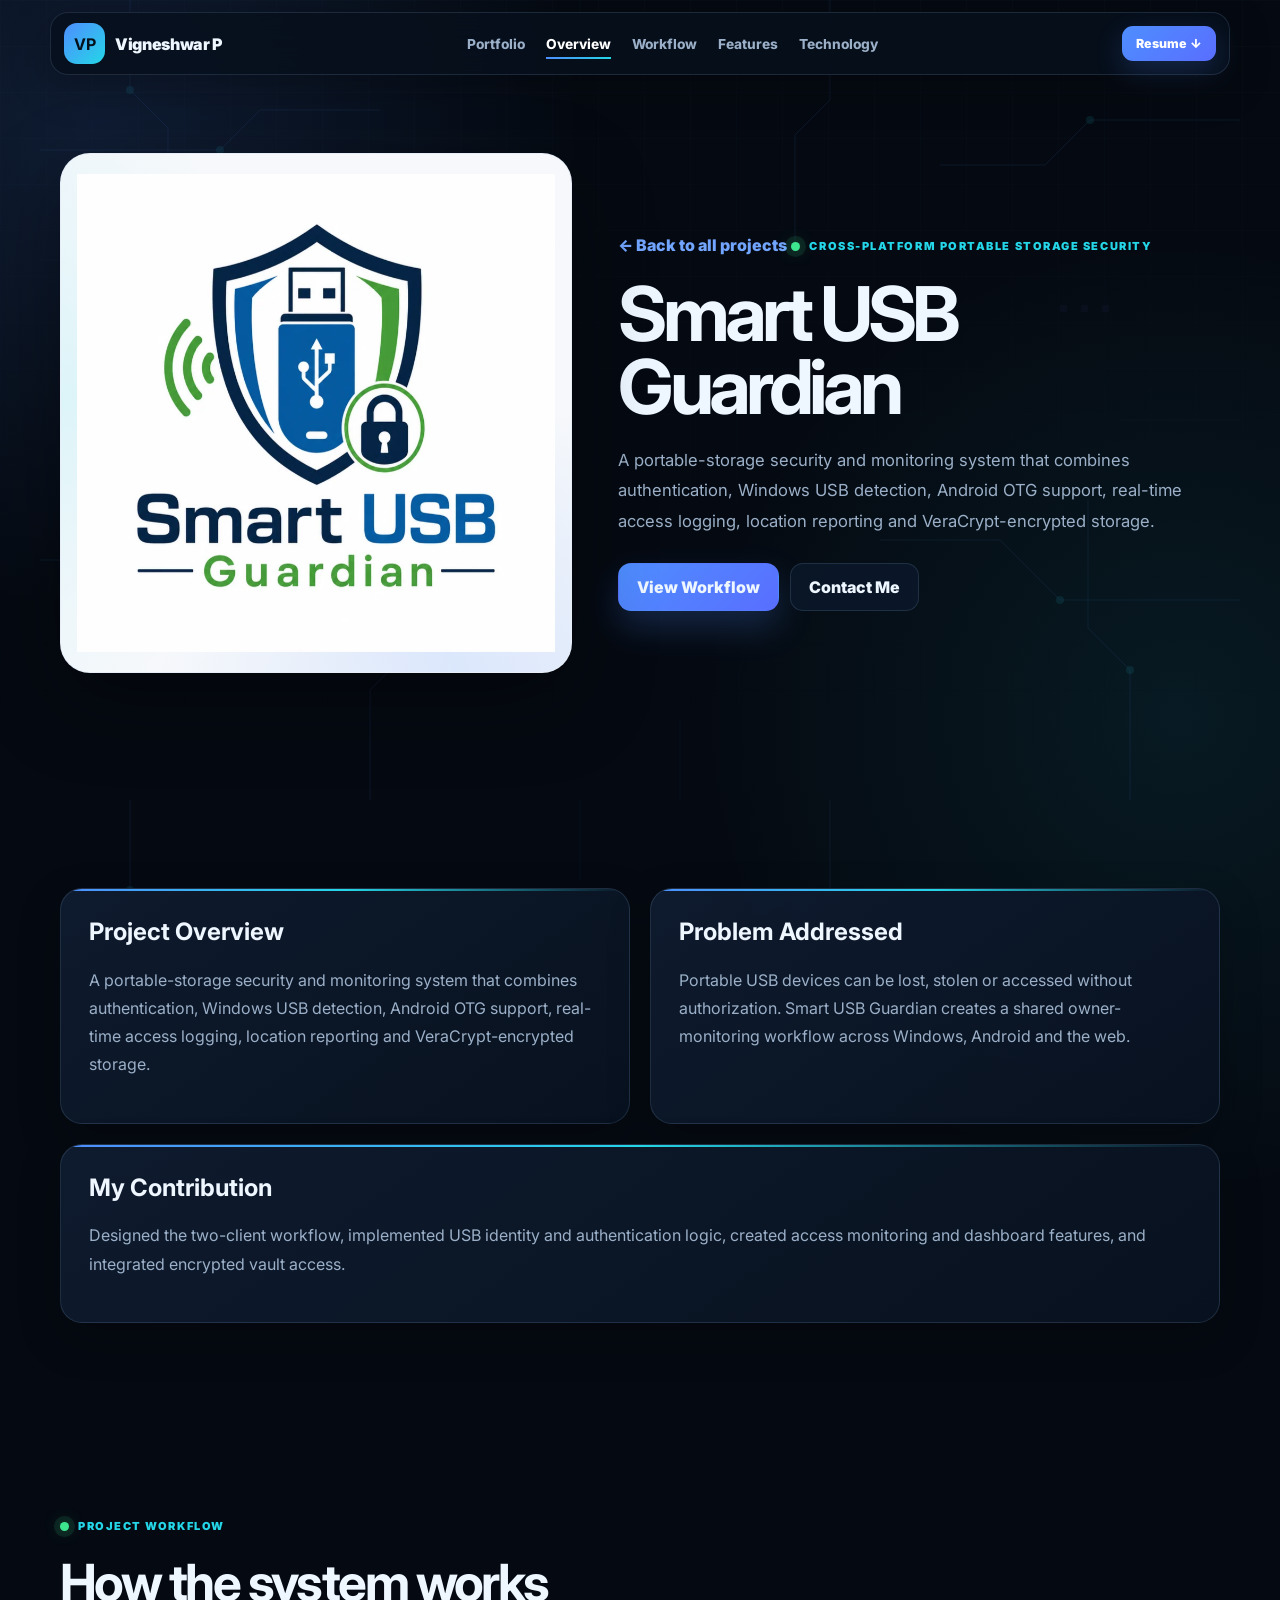
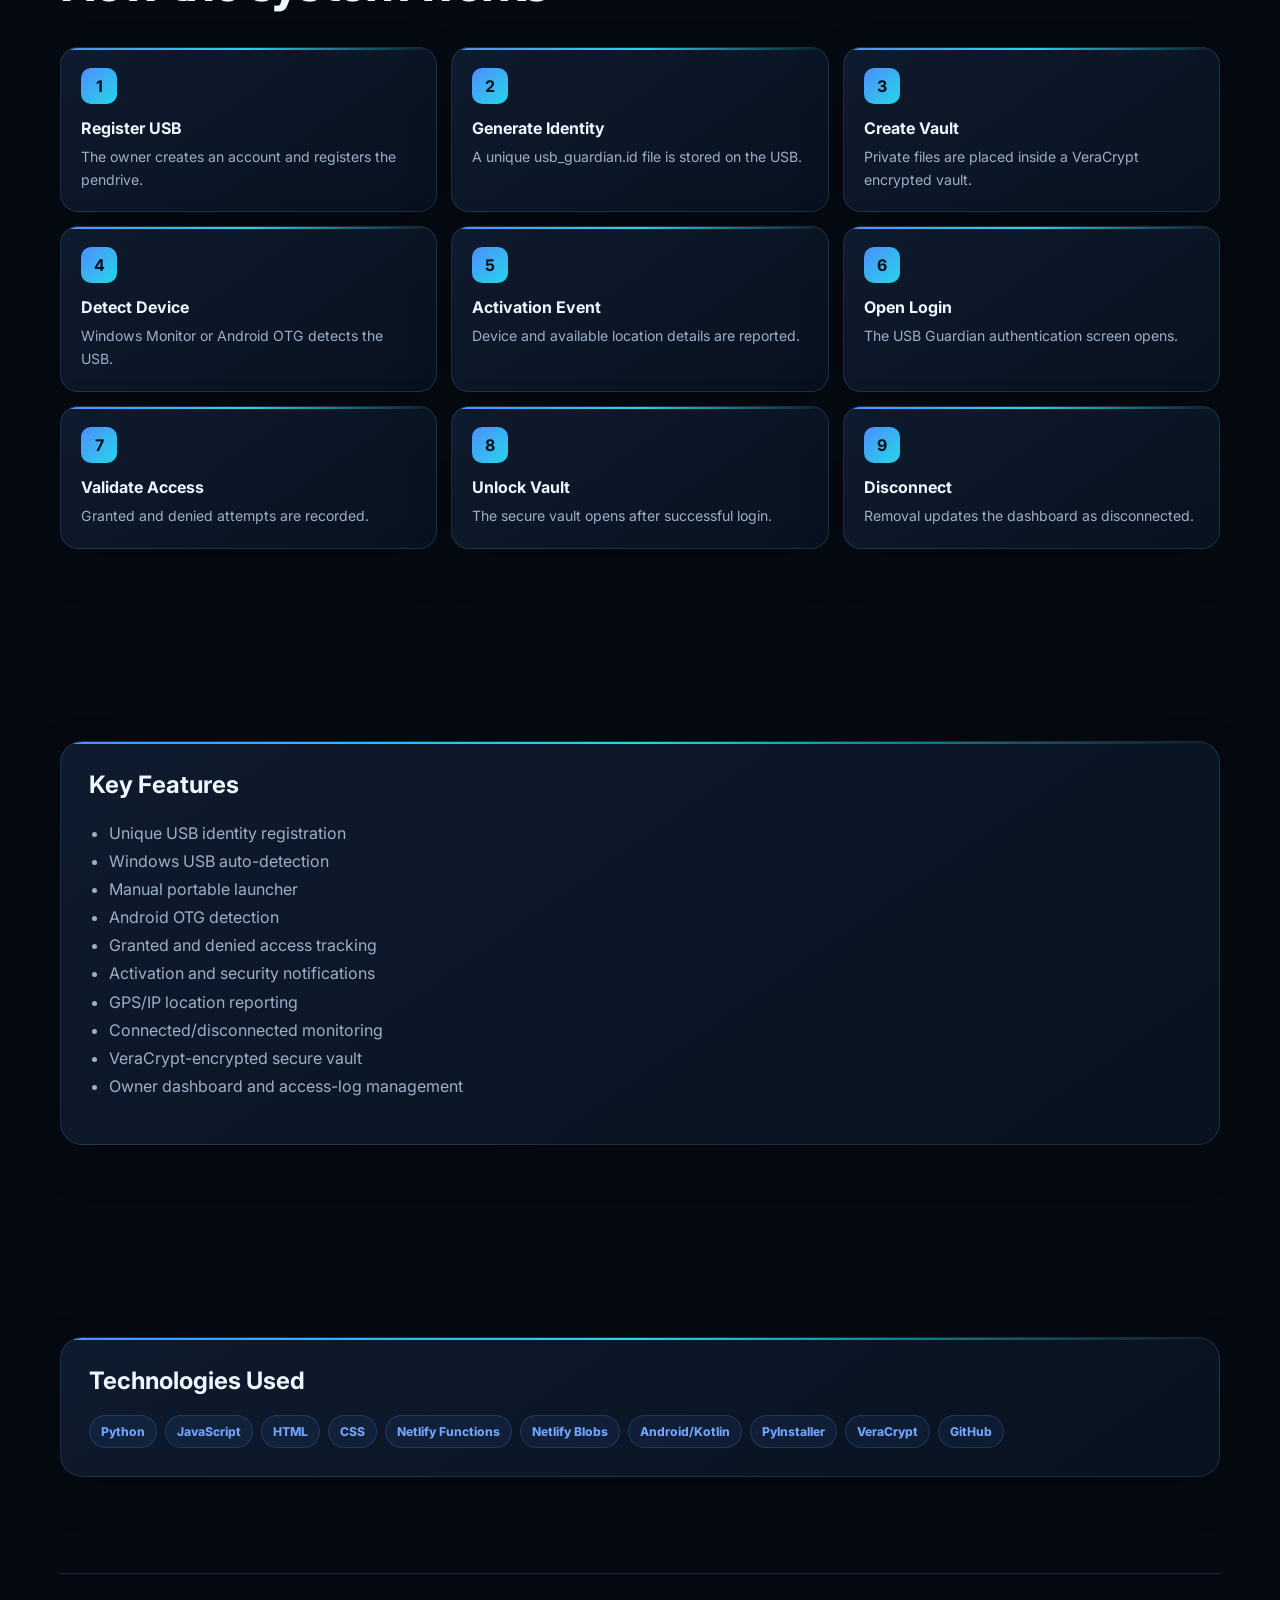
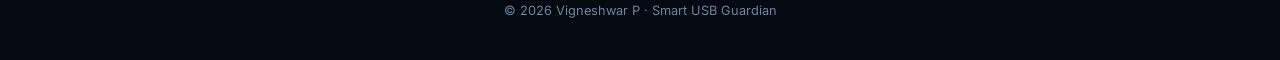
<file: smart-usb-guardian.html>
<!DOCTYPE html>

<html lang="en">
<head>
<meta charset="utf-8"/><meta content="width=device-width,initial-scale=1,viewport-fit=cover" name="viewport"/>
<meta content="A portable-storage security and monitoring system that combines authentication, Windows USB detection, Android OTG support, real-time access logging, location reporting and VeraCrypt-encrypted storage." name="description"/>
<title>Smart USB Guardian | Vigneshwar P</title>
<meta content="#050a12" name="theme-color"/>
<meta content="dark" name="color-scheme"/>
<link href="https://fonts.googleapis.com" rel="preconnect"/>
<link crossorigin="" href="https://fonts.gstatic.com" rel="preconnect"/>
<link href="https://fonts.googleapis.com/css2?family=Inter:wght@400;500;600;700;800;900&amp;display=swap" rel="stylesheet"/>
<link href="assets/css/project.css?v=responsive-3" rel="stylesheet"/>
<link href="assets/images/favicon.svg" rel="icon" type="image/svg+xml"/></head>
<body>
<div class="progress" id="progress"></div>
<header class="header">
<a class="brand" href="index.html"><b>VP</b><span>Vigneshwar P</span></a>
<button aria-label="Open navigation" aria-controls="nav" class="menu" id="menu" type="button"><span aria-hidden="true" class="menu-icon"><i></i><i></i><i></i></span></button>
<nav class="nav" id="nav"><a href="index.html">Portfolio</a><a href="#overview">Overview</a><a href="#workflow">Workflow</a><a href="#features">Features</a><a href="#technology">Technology</a></nav>
<a class="resume" download="Vigneshwar_P_Resume.pdf" href="assets/documents/Vigneshwar_P_Resume.pdf">Resume ↓</a>
</header>
<main>
<section class="section project-hero">
<div class="project-logo-hero reveal"><img alt="Smart USB Guardian logo" decoding="async" fetchpriority="high" height="900" loading="eager" sizes="(max-width:620px) 100vw, 560px" src="assets/images/logos/smart-usb-guardian-900.webp" srcset="assets/images/logos/smart-usb-guardian-480.webp 480w, assets/images/logos/smart-usb-guardian-900.webp 900w" width="900"/></div>
<div class="project-intro reveal">
<a class="back-link" href="index.html#projects">← Back to all projects</a>
<div class="eyebrow" style="margin-top:24px">CROSS-PLATFORM PORTABLE STORAGE SECURITY</div>
<h1>Smart USB Guardian</h1>
<p>A portable-storage security and monitoring system that combines authentication, Windows USB detection, Android OTG support, real-time access logging, location reporting and VeraCrypt-encrypted storage.</p>
<div class="hero-actions"><a class="btn primary" href="#workflow">View Workflow</a><a class="btn" href="index.html#contact">Contact Me</a></div>
</div>
</section>
<section class="section" id="overview">
<div class="page-grid">
<article class="info-card reveal"><h2>Project Overview</h2><p>A portable-storage security and monitoring system that combines authentication, Windows USB detection, Android OTG support, real-time access logging, location reporting and VeraCrypt-encrypted storage.</p></article>
<article class="info-card reveal"><h2>Problem Addressed</h2><p>Portable USB devices can be lost, stolen or accessed without authorization. Smart USB Guardian creates a shared owner-monitoring workflow across Windows, Android and the web.</p></article>
<article class="info-card full reveal"><h2>My Contribution</h2><p>Designed the two-client workflow, implemented USB identity and authentication logic, created access monitoring and dashboard features, and integrated encrypted vault access.</p></article>
</div>
</section>
<section class="section" id="workflow">
<div class="eyebrow">PROJECT WORKFLOW</div>
<h2 style="font-size:clamp(2.2rem,4vw,3.8rem);letter-spacing:-.05em;margin:16px 0 34px">How the system works</h2>
<div class="workflow"><article class="step reveal"><b>1</b><h3>Register USB</h3><p>The owner creates an account and registers the pendrive.</p></article>
<article class="step reveal"><b>2</b><h3>Generate Identity</h3><p>A unique usb_guardian.id file is stored on the USB.</p></article>
<article class="step reveal"><b>3</b><h3>Create Vault</h3><p>Private files are placed inside a VeraCrypt encrypted vault.</p></article>
<article class="step reveal"><b>4</b><h3>Detect Device</h3><p>Windows Monitor or Android OTG detects the USB.</p></article>
<article class="step reveal"><b>5</b><h3>Activation Event</h3><p>Device and available location details are reported.</p></article>
<article class="step reveal"><b>6</b><h3>Open Login</h3><p>The USB Guardian authentication screen opens.</p></article>
<article class="step reveal"><b>7</b><h3>Validate Access</h3><p>Granted and denied attempts are recorded.</p></article>
<article class="step reveal"><b>8</b><h3>Unlock Vault</h3><p>The secure vault opens after successful login.</p></article>
<article class="step reveal"><b>9</b><h3>Disconnect</h3><p>Removal updates the dashboard as disconnected.</p></article></div>
</section>
<section class="section" id="features">
<div class="page-grid">
<article class="info-card full reveal"><h2>Key Features</h2><ul><li>Unique USB identity registration</li><li>Windows USB auto-detection</li><li>Manual portable launcher</li><li>Android OTG detection</li><li>Granted and denied access tracking</li><li>Activation and security notifications</li><li>GPS/IP location reporting</li><li>Connected/disconnected monitoring</li><li>VeraCrypt-encrypted secure vault</li><li>Owner dashboard and access-log management</li></ul></article>
</div>
</section>
<section class="section" id="technology">
<article class="info-card reveal"><h2>Technologies Used</h2><div class="tech-tags"><span>Python</span><span>JavaScript</span><span>HTML</span><span>CSS</span><span>Netlify Functions</span><span>Netlify Blobs</span><span>Android/Kotlin</span><span>PyInstaller</span><span>VeraCrypt</span><span>GitHub</span></div></article>
</section>
</main>
<footer>© <span id="year"></span> Vigneshwar P · Smart USB Guardian</footer>
<script defer="" src="assets/js/project.js?v=responsive-3"></script>
</body>
</html>
</file>
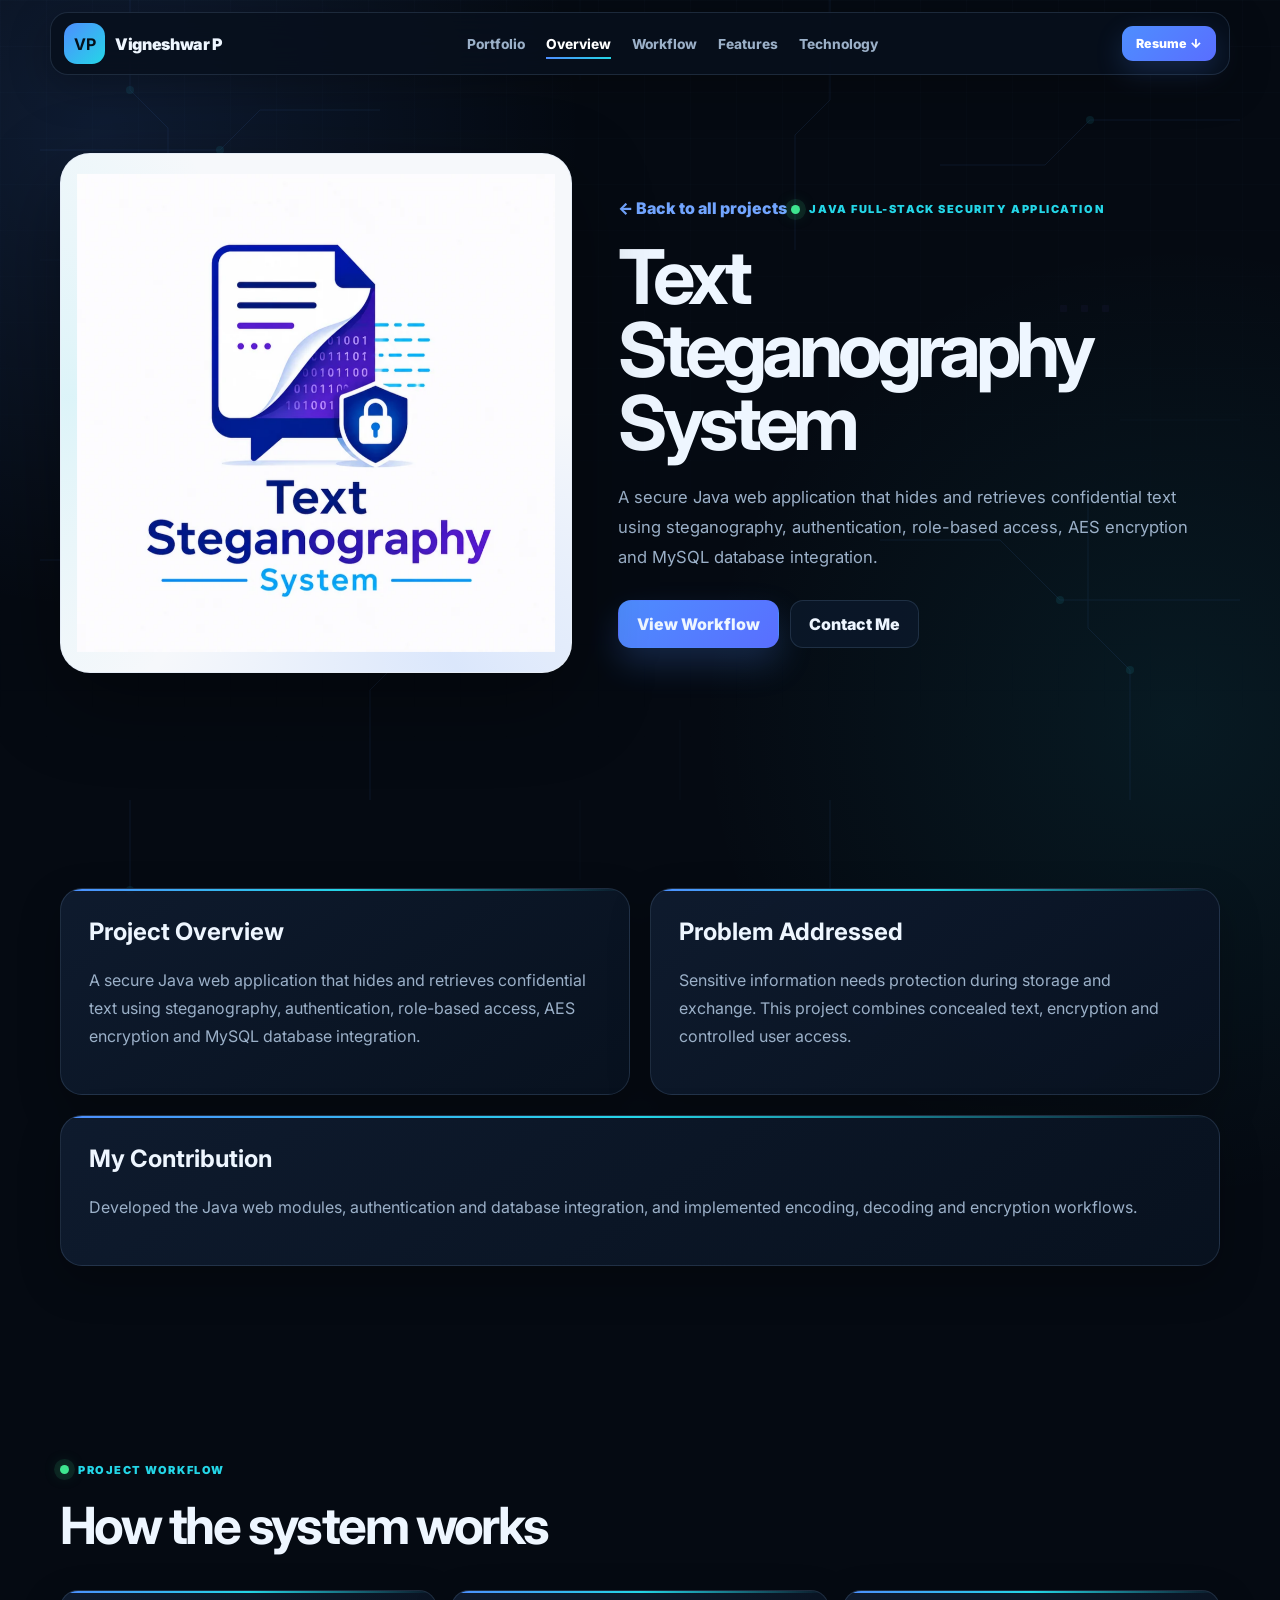
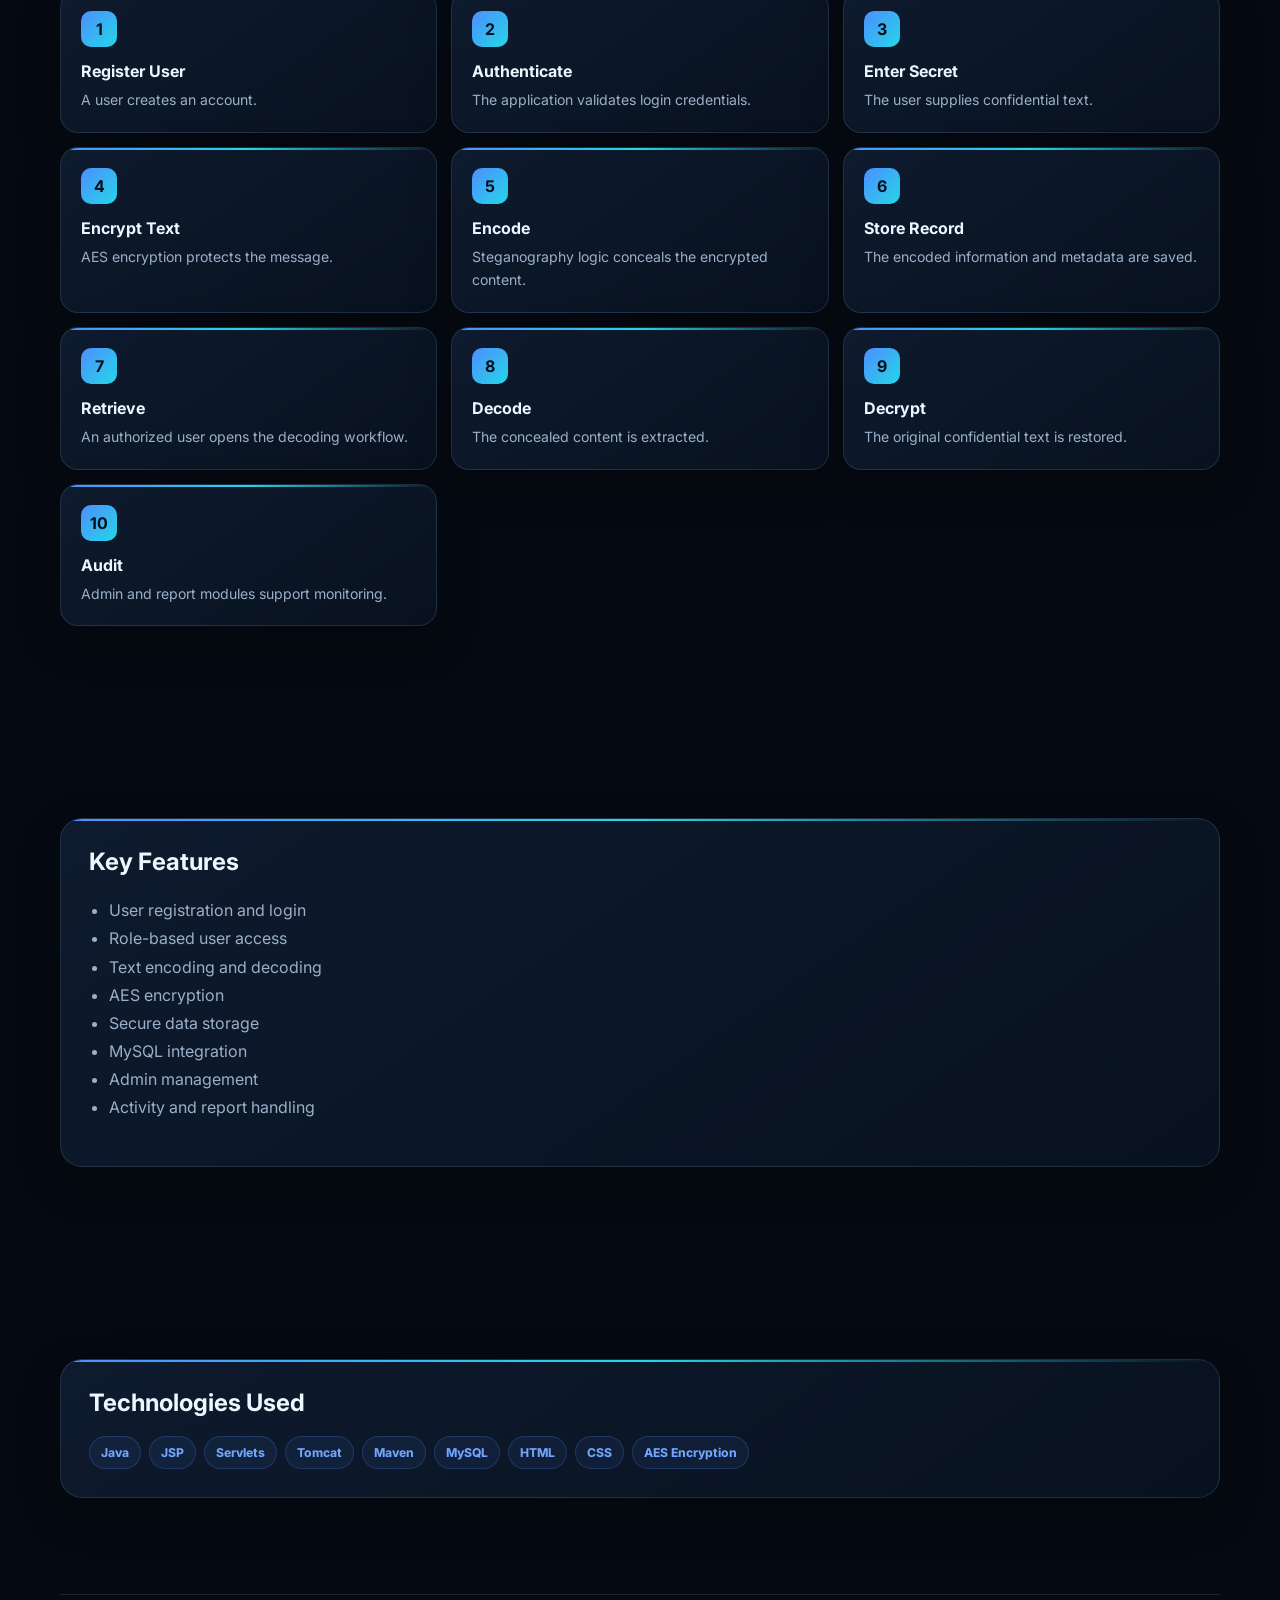
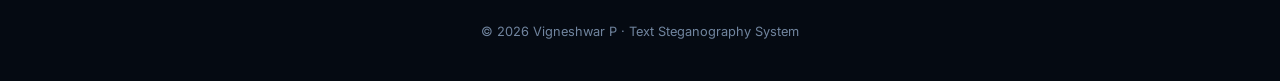
<file: text-steganography.html>
<!DOCTYPE html>

<html lang="en">
<head>
<meta charset="utf-8"/><meta content="width=device-width,initial-scale=1,viewport-fit=cover" name="viewport"/>
<meta content="A secure Java web application that hides and retrieves confidential text using steganography, authentication, role-based access, AES encryption and MySQL database integration." name="description"/>
<title>Text Steganography System | Vigneshwar P</title>
<meta content="#050a12" name="theme-color"/>
<meta content="dark" name="color-scheme"/>
<link href="https://fonts.googleapis.com" rel="preconnect"/>
<link crossorigin="" href="https://fonts.gstatic.com" rel="preconnect"/>
<link href="https://fonts.googleapis.com/css2?family=Inter:wght@400;500;600;700;800;900&amp;display=swap" rel="stylesheet"/>
<link href="assets/css/project.css?v=responsive-3" rel="stylesheet"/>
<link href="assets/images/favicon.svg" rel="icon" type="image/svg+xml"/></head>
<body>
<div class="progress" id="progress"></div>
<header class="header">
<a class="brand" href="index.html"><b>VP</b><span>Vigneshwar P</span></a>
<button aria-label="Open navigation" aria-controls="nav" class="menu" id="menu" type="button"><span aria-hidden="true" class="menu-icon"><i></i><i></i><i></i></span></button>
<nav class="nav" id="nav"><a href="index.html">Portfolio</a><a href="#overview">Overview</a><a href="#workflow">Workflow</a><a href="#features">Features</a><a href="#technology">Technology</a></nav>
<a class="resume" download="Vigneshwar_P_Resume.pdf" href="assets/documents/Vigneshwar_P_Resume.pdf">Resume ↓</a>
</header>
<main>
<section class="section project-hero">
<div class="project-logo-hero reveal"><img alt="Text Steganography System logo" decoding="async" fetchpriority="high" height="900" loading="eager" sizes="(max-width:620px) 100vw, 560px" src="assets/images/logos/text-steganography-900.webp" srcset="assets/images/logos/text-steganography-480.webp 480w, assets/images/logos/text-steganography-900.webp 900w" width="900"/></div>
<div class="project-intro reveal">
<a class="back-link" href="index.html#projects">← Back to all projects</a>
<div class="eyebrow" style="margin-top:24px">JAVA FULL-STACK SECURITY APPLICATION</div>
<h1>Text Steganography System</h1>
<p>A secure Java web application that hides and retrieves confidential text using steganography, authentication, role-based access, AES encryption and MySQL database integration.</p>
<div class="hero-actions"><a class="btn primary" href="#workflow">View Workflow</a><a class="btn" href="index.html#contact">Contact Me</a></div>
</div>
</section>
<section class="section" id="overview">
<div class="page-grid">
<article class="info-card reveal"><h2>Project Overview</h2><p>A secure Java web application that hides and retrieves confidential text using steganography, authentication, role-based access, AES encryption and MySQL database integration.</p></article>
<article class="info-card reveal"><h2>Problem Addressed</h2><p>Sensitive information needs protection during storage and exchange. This project combines concealed text, encryption and controlled user access.</p></article>
<article class="info-card full reveal"><h2>My Contribution</h2><p>Developed the Java web modules, authentication and database integration, and implemented encoding, decoding and encryption workflows.</p></article>
</div>
</section>
<section class="section" id="workflow">
<div class="eyebrow">PROJECT WORKFLOW</div>
<h2 style="font-size:clamp(2.2rem,4vw,3.8rem);letter-spacing:-.05em;margin:16px 0 34px">How the system works</h2>
<div class="workflow"><article class="step reveal"><b>1</b><h3>Register User</h3><p>A user creates an account.</p></article>
<article class="step reveal"><b>2</b><h3>Authenticate</h3><p>The application validates login credentials.</p></article>
<article class="step reveal"><b>3</b><h3>Enter Secret</h3><p>The user supplies confidential text.</p></article>
<article class="step reveal"><b>4</b><h3>Encrypt Text</h3><p>AES encryption protects the message.</p></article>
<article class="step reveal"><b>5</b><h3>Encode</h3><p>Steganography logic conceals the encrypted content.</p></article>
<article class="step reveal"><b>6</b><h3>Store Record</h3><p>The encoded information and metadata are saved.</p></article>
<article class="step reveal"><b>7</b><h3>Retrieve</h3><p>An authorized user opens the decoding workflow.</p></article>
<article class="step reveal"><b>8</b><h3>Decode</h3><p>The concealed content is extracted.</p></article>
<article class="step reveal"><b>9</b><h3>Decrypt</h3><p>The original confidential text is restored.</p></article>
<article class="step reveal"><b>10</b><h3>Audit</h3><p>Admin and report modules support monitoring.</p></article></div>
</section>
<section class="section" id="features">
<div class="page-grid">
<article class="info-card full reveal"><h2>Key Features</h2><ul><li>User registration and login</li><li>Role-based user access</li><li>Text encoding and decoding</li><li>AES encryption</li><li>Secure data storage</li><li>MySQL integration</li><li>Admin management</li><li>Activity and report handling</li></ul></article>
</div>
</section>
<section class="section" id="technology">
<article class="info-card reveal"><h2>Technologies Used</h2><div class="tech-tags"><span>Java</span><span>JSP</span><span>Servlets</span><span>Tomcat</span><span>Maven</span><span>MySQL</span><span>HTML</span><span>CSS</span><span>AES Encryption</span></div></article>
</section>
</main>
<footer>© <span id="year"></span> Vigneshwar P · Text Steganography System</footer>
<script defer="" src="assets/js/project.js?v=responsive-3"></script>
</body>
</html>
</file>
<file: assets/css/main.css>
:root{
  --bg:#050a12;--bg-2:#07101d;--surface:#0b1525;--surface-2:#0f1c30;--surface-3:#13233b;
  --text:#eef6ff;--muted:#9bb0c8;--muted-2:#71859f;--line:rgba(143,178,220,.16);
  --blue:#4e8eff;--blue-2:#72a5ff;--cyan:#24d6e7;--violet:#8b5cf6;--green:#3ee58f;
  --danger:#ff668a;--shadow:0 28px 80px rgba(0,0,0,.38);--soft-shadow:0 16px 40px rgba(0,0,0,.25);
  --radius:24px;--font:"Inter","Roboto","Segoe UI",Arial,sans-serif
}
*{box-sizing:border-box}
html{scroll-behavior:smooth;scroll-padding-top:96px;-webkit-text-size-adjust:100%;text-size-adjust:100%}
body{margin:0;min-height:100%;overflow-x:hidden;color:var(--text);font-family:var(--font);font-synthesis:none;-webkit-font-smoothing:antialiased;text-rendering:optimizeLegibility;background:
  radial-gradient(circle at 14% 4%,rgba(78,142,255,.16),transparent 32rem),
  radial-gradient(circle at 88% 20%,rgba(36,214,231,.10),transparent 30rem),
  radial-gradient(circle at 60% 85%,rgba(139,92,246,.08),transparent 35rem),var(--bg)}
body::before{content:"";position:fixed;inset:0;z-index:-3;pointer-events:none;background-image:url("../images/tech-grid.svg");background-size:min(1200px,100vw) auto;background-position:center top;background-repeat:repeat-y;opacity:.34}
body::after{content:"";position:fixed;inset:0;z-index:-4;pointer-events:none;background-image:linear-gradient(rgba(126,164,211,.035) 1px,transparent 1px),linear-gradient(90deg,rgba(126,164,211,.035) 1px,transparent 1px);background-size:46px 46px;mask-image:linear-gradient(to bottom,rgba(0,0,0,.72),transparent 84%)}
a{color:inherit;text-decoration:none}img{display:block;max-width:100%;height:auto}button{font:inherit}button,a{-webkit-tap-highlight-color:transparent}::selection{background:rgba(78,142,255,.34);color:#fff}
.progress{position:fixed;left:0;top:0;z-index:9999;width:100%;height:3px;transform:scaleX(0);transform-origin:left;background:linear-gradient(90deg,var(--blue),var(--cyan),var(--violet));box-shadow:0 0 18px rgba(36,214,231,.5);will-change:transform}
.boot-screen{position:fixed;inset:0;z-index:10000;display:grid;place-items:center;background:#03070d;transition:opacity .45s ease,visibility .45s ease;animation:bootFallback .01s 1.65s forwards}
.boot-screen.hide{opacity:0;visibility:hidden}.boot-core{text-align:center}.boot-logo{width:78px;height:78px;margin:auto;display:grid;place-items:center;border:1px solid rgba(78,142,255,.45);border-radius:22px;background:linear-gradient(145deg,#0c1a2e,#07101d);font-weight:950;font-size:1.4rem;color:#fff;box-shadow:0 0 0 8px rgba(78,142,255,.05),0 0 54px rgba(36,214,231,.18);animation:bootPulse .9s ease both}.boot-core p{margin:20px 0 12px;color:var(--muted);font-size:.68rem;font-weight:850;letter-spacing:.2em}.boot-line{width:220px;height:3px;overflow:hidden;border-radius:999px;background:#122035}.boot-line span{display:block;width:0;height:100%;background:linear-gradient(90deg,var(--blue),var(--cyan));animation:bootLoad .8s .08s forwards}@keyframes bootFallback{to{opacity:0;visibility:hidden;pointer-events:none}}@keyframes bootPulse{from{opacity:0;transform:scale(.55) rotate(-10deg)}to{opacity:1;transform:none}}@keyframes bootLoad{to{width:100%}}
.header{position:fixed;top:12px;left:50%;z-index:800;transform:translateX(-50%);width:min(1180px,calc(100% - 24px));display:flex;align-items:center;justify-content:space-between;gap:18px;padding:10px 13px;border:1px solid var(--line);border-radius:18px;background:rgba(7,16,29,.84);backdrop-filter:blur(16px);box-shadow:0 12px 40px rgba(0,0,0,.26);transition:background .2s,border-color .2s,box-shadow .2s}
.header.scrolled{background:rgba(5,10,18,.96);border-color:rgba(78,142,255,.25);box-shadow:0 16px 46px rgba(0,0,0,.34)}
.brand{display:flex;align-items:center;gap:10px;font-weight:900;white-space:nowrap}.brand b{position:relative;display:grid;place-items:center;width:41px;height:41px;border-radius:13px;background:linear-gradient(135deg,var(--blue),var(--cyan));color:#04101a;box-shadow:0 10px 26px rgba(78,142,255,.25)}.brand b::after{content:"";position:absolute;inset:-4px;border:1px solid rgba(36,214,231,.3);border-radius:16px;opacity:.7}.brand span{letter-spacing:-.02em}
.nav{display:flex;align-items:center;gap:21px;color:var(--muted);font-size:.86rem;font-weight:760}.nav a{position:relative;padding:11px 0;transition:color .2s}.nav a::after{content:"";position:absolute;left:0;right:0;bottom:5px;height:2px;transform:scaleX(0);transform-origin:left;border-radius:99px;background:linear-gradient(90deg,var(--blue),var(--cyan));transition:transform .23s}.nav a:hover,.nav a.active{color:#fff}.nav a:hover::after,.nav a.active::after{transform:scaleX(1)}
.resume{display:inline-flex;align-items:center;justify-content:center;min-height:41px;padding:10px 14px;border-radius:11px;background:linear-gradient(135deg,var(--blue),#6b7fff);color:#fff;font-size:.78rem;font-weight:860;box-shadow:0 10px 28px rgba(78,142,255,.22);transition:transform .2s,box-shadow .2s}.resume:hover{transform:translateY(-2px);box-shadow:0 14px 34px rgba(78,142,255,.3)}
.menu{display:none;width:42px;height:42px;padding:0;border:1px solid var(--line);border-radius:12px;background:var(--surface-2);color:var(--text);place-items:center}.menu-icon{display:grid;width:20px;gap:4px}.menu-icon i{height:2px;border-radius:99px;background:currentColor;transition:.2s}.menu[aria-expanded="true"] .menu-icon i:nth-child(1){transform:translateY(6px) rotate(45deg)}.menu[aria-expanded="true"] .menu-icon i:nth-child(2){opacity:0}.menu[aria-expanded="true"] .menu-icon i:nth-child(3){transform:translateY(-6px) rotate(-45deg)}
.section{width:min(1160px,calc(100% - 34px));margin:auto;padding:100px 0;position:relative}.hero{min-height:100vh;padding-top:130px;display:grid;grid-template-columns:1.05fr .95fr;align-items:center;gap:45px}.hero-copy{position:relative;z-index:3;opacity:0;transform:translateX(-42px)}body.ready .hero-copy{animation:copyIn .82s .05s cubic-bezier(.2,.8,.2,1) forwards}@keyframes copyIn{to{opacity:1;transform:none}}
.eyebrow{display:inline-flex;align-items:center;gap:9px;color:var(--cyan);font-size:.69rem;font-weight:900;letter-spacing:.14em}.eyebrow::before{content:"";width:9px;height:9px;border-radius:50%;background:var(--green);box-shadow:0 0 0 6px rgba(62,229,143,.10),0 0 16px rgba(62,229,143,.4)}
.hero h1{margin:24px 0 18px;font-size:clamp(3.8rem,8vw,7.4rem);line-height:.86;letter-spacing:-.075em}.hero h1 span{display:block;background:linear-gradient(90deg,var(--blue-2),var(--cyan));-webkit-background-clip:text;background-clip:text;color:transparent}.role{margin:0 0 15px;font-size:clamp(1.02rem,2vw,1.25rem);font-weight:850}.role strong{color:var(--cyan)}.hero-summary{max-width:690px;margin:0;color:var(--muted);line-height:1.82;font-size:1.02rem}
.hero-actions{display:flex;gap:11px;flex-wrap:wrap;margin-top:28px}.btn{display:inline-flex;align-items:center;justify-content:center;gap:9px;min-height:48px;padding:12px 18px;border:1px solid var(--line);border-radius:13px;background:rgba(12,25,43,.82);color:var(--text);font-weight:850;transition:transform .2s,border-color .2s,background .2s,box-shadow .2s}.btn:hover{transform:translateY(-3px);border-color:rgba(78,142,255,.45);background:var(--surface-2);box-shadow:var(--soft-shadow)}.btn.primary{border-color:transparent;background:linear-gradient(135deg,var(--blue),#596eff);box-shadow:0 16px 34px rgba(78,142,255,.22)}.btn.primary:hover{box-shadow:0 20px 42px rgba(78,142,255,.32)}
.socials{display:flex;gap:9px;margin-top:19px}.socials a{display:grid;place-items:center;width:43px;height:43px;border:1px solid var(--line);border-radius:12px;background:rgba(12,25,43,.72);color:var(--cyan);font-weight:950;transition:.2s}.socials a:hover{transform:translateY(-3px);border-color:rgba(36,214,231,.4);box-shadow:0 14px 30px rgba(0,0,0,.25)}.socials svg{width:19px;height:19px;fill:currentColor}
.hero-visual{position:relative;min-height:650px;display:grid;place-items:center;isolation:isolate}.hero-orb{position:absolute;width:560px;height:560px;border-radius:50%;background:radial-gradient(circle,rgba(78,142,255,.20),rgba(36,214,231,.07) 42%,transparent 70%);filter:blur(1px);animation:orbBreath 5s ease-in-out infinite}.hero-visual::before,.hero-visual::after{content:"";position:absolute;border-radius:50%;border:1px solid rgba(78,142,255,.22);z-index:-1}.hero-visual::before{width:500px;height:500px;animation:orbit 22s linear infinite}.hero-visual::after{width:600px;height:360px;transform:rotate(27deg);border-color:rgba(36,214,231,.16);animation:orbitReverse 26s linear infinite}@keyframes orbit{to{rotate:360deg}}@keyframes orbitReverse{to{rotate:-360deg}}@keyframes orbBreath{50%{transform:scale(.94);opacity:.72}}
.hero-frame{position:relative;width:min(420px,86vw);height:620px;overflow:hidden;border:1px solid rgba(130,169,218,.2);border-radius:34px;background:linear-gradient(180deg,rgba(13,28,48,.7),rgba(6,14,25,.88));box-shadow:0 32px 95px rgba(0,0,0,.48),inset 0 0 0 1px rgba(255,255,255,.025);opacity:0;transform:translateY(70px) scale(.9);will-change:transform}.hero-frame::before{content:"";position:absolute;inset:0;z-index:2;pointer-events:none;background:linear-gradient(120deg,transparent 35%,rgba(255,255,255,.07) 48%,transparent 61%);transform:translateX(-120%);animation:frameScan 7s 1.5s ease-in-out infinite}.hero-frame::after{content:"PROFILE // 01";position:absolute;left:18px;bottom:16px;z-index:3;padding:7px 10px;border:1px solid rgba(36,214,231,.23);border-radius:9px;background:rgba(4,10,18,.66);color:var(--cyan);font-size:.61rem;font-weight:850;letter-spacing:.13em;backdrop-filter:blur(8px)}body.ready .hero-frame{animation:frameIn .95s .12s cubic-bezier(.16,.86,.24,1) forwards}@keyframes frameIn{to{opacity:1;transform:none}}@keyframes frameScan{0%,65%,100%{transform:translateX(-120%)}78%{transform:translateX(120%)}}.hero-frame img{width:100%;height:100%;object-fit:contain;object-position:center top;transform:none;padding-top:8px}
.hud-chip{position:absolute;z-index:5;display:flex;align-items:center;gap:9px;max-width:190px;padding:11px 13px;border:1px solid rgba(130,169,218,.18);border-radius:13px;background:rgba(5,12,22,.78);box-shadow:0 16px 42px rgba(0,0,0,.28);backdrop-filter:blur(12px);color:var(--muted);font-size:.7rem;font-weight:720;opacity:0;transform:translateY(16px)}.hud-chip i{width:8px;height:8px;border-radius:50%;background:var(--cyan);box-shadow:0 0 14px var(--cyan)}.hud-chip strong{color:#fff}.hud-one{left:-28px;top:115px}.hud-two{right:-22px;top:270px}.hud-three{left:4px;bottom:70px}body.ready .hud-chip{animation:hudIn .5s .75s forwards,hudFloat 4.8s 1.3s ease-in-out infinite}body.ready .hud-two{animation-delay:.88s,1.45s}body.ready .hud-three{animation-delay:1.01s,1.58s}@keyframes hudIn{to{opacity:1;transform:none}}@keyframes hudFloat{50%{transform:translateY(-7px)}}
.scroll-guide{position:absolute;left:50%;bottom:22px;display:flex;align-items:center;gap:11px;color:var(--muted-2);font-size:.67rem;font-weight:820;letter-spacing:.12em;transform:translateX(-50%)}.mouse{width:24px;height:38px;border:1px solid rgba(155,176,200,.45);border-radius:13px;display:grid;place-items:start center;padding-top:7px}.mouse::after{content:"";width:3px;height:7px;border-radius:99px;background:var(--cyan);animation:mouseMove 1.6s ease-in-out infinite}@keyframes mouseMove{0%{opacity:0;transform:translateY(0)}35%{opacity:1}100%{opacity:0;transform:translateY(12px)}}
.section-guide{position:fixed;right:20px;top:50%;z-index:350;display:grid;gap:8px;transform:translateY(-50%)}.section-guide a{display:flex;align-items:center;justify-content:flex-end;gap:10px;color:var(--muted-2);font-size:.62rem;font-weight:820;letter-spacing:.09em}.section-guide a b{max-width:0;overflow:hidden;opacity:0;white-space:nowrap;transition:max-width .25s,opacity .25s,color .25s}.section-guide a span{width:9px;height:9px;border:1px solid rgba(155,176,200,.45);border-radius:50%;background:var(--bg);transition:.25s}.section-guide a:hover b,.section-guide a.active b{max-width:80px;opacity:1;color:var(--text)}.section-guide a.active span{border-color:var(--cyan);background:var(--cyan);box-shadow:0 0 0 5px rgba(36,214,231,.10),0 0 16px rgba(36,214,231,.35)}
.section-head{display:grid;grid-template-columns:1.1fr .9fr;gap:30px;align-items:end;margin-bottom:40px}.section-head small{color:var(--cyan);font-size:.68rem;font-weight:900;letter-spacing:.14em}.section-head h2{margin:12px 0 0;font-size:clamp(2.35rem,4.9vw,4.25rem);line-height:1.02;letter-spacing:-.055em}.section-head p{margin:0;color:var(--muted);line-height:1.75}.section-head::after{content:"";position:absolute;left:0;top:42px;width:54px;height:2px;background:linear-gradient(90deg,var(--blue),transparent);transform:translateY(16px)}
.about-grid{display:grid;grid-template-columns:380px 1fr;gap:25px}.about-photo{position:relative;min-height:520px;border:1px solid var(--line);border-radius:28px;overflow:hidden;background:var(--surface);box-shadow:var(--shadow)}.about-photo::after{content:"FACE ID // VERIFIED";position:absolute;left:18px;bottom:16px;padding:7px 9px;border:1px solid rgba(62,229,143,.24);border-radius:9px;background:rgba(5,10,18,.76);color:var(--green);font-size:.61rem;font-weight:850;letter-spacing:.12em}.about-photo img{width:100%;height:100%;object-fit:contain;object-position:center top;background:linear-gradient(180deg,#0b1525,#07101d)}.about-content{display:grid;grid-template-columns:1fr 1fr;gap:16px}
.panel,.skill-card,.timeline article,.project-card,.contact-card{border:1px solid var(--line);background:linear-gradient(145deg,rgba(15,28,48,.95),rgba(8,18,32,.96));box-shadow:var(--soft-shadow)}.panel{position:relative;overflow:hidden;padding:28px;border-radius:22px}.panel::before,.skill-card::before,.timeline article::before{content:"";position:absolute;left:0;top:0;width:100%;height:2px;background:linear-gradient(90deg,var(--blue),var(--cyan),transparent);opacity:.75}.panel h3,.skill-card h3{margin:0 0 11px}.panel p,.skill-card p,.timeline p,.project-copy p,.contact-copy p{margin:0;color:var(--muted);line-height:1.72}
.skills-grid{display:grid;grid-template-columns:repeat(3,1fr);gap:16px}.skill-card{position:relative;overflow:hidden;min-height:205px;padding:23px;border-radius:20px;transition:transform .22s,border-color .22s,box-shadow .22s}.skill-card:hover{transform:translateY(-7px);border-color:rgba(78,142,255,.36);box-shadow:0 24px 56px rgba(0,0,0,.34)}.skill-icon{display:grid;place-items:center;width:45px;height:45px;margin-bottom:20px;border:1px solid rgba(78,142,255,.24);border-radius:13px;background:rgba(78,142,255,.08);color:var(--cyan)}.skill-icon svg{width:23px;height:23px;stroke:currentColor;fill:none;stroke-width:1.7}.skill-card small{color:var(--cyan);font-size:.65rem;font-weight:900;letter-spacing:.12em}.skill-card h3{margin:9px 0 10px}.skill-card::after{content:attr(data-code);position:absolute;right:15px;bottom:10px;color:rgba(139,175,220,.06);font-size:2.4rem;font-weight:950;letter-spacing:-.08em}
.projects-grid{display:grid;grid-template-columns:repeat(2,1fr);gap:20px}.project-card{position:relative;display:block;overflow:hidden;border-radius:24px;transition:transform .24s,border-color .24s,box-shadow .24s}.project-card::after{content:"";position:absolute;inset:0;pointer-events:none;background:linear-gradient(120deg,transparent 35%,rgba(78,142,255,.06),transparent 65%);transform:translateX(-100%);transition:transform .55s}.project-card:hover{transform:translateY(-8px);border-color:rgba(78,142,255,.35);box-shadow:0 32px 80px rgba(0,0,0,.45)}.project-card:hover::after{transform:translateX(100%)}.project-logo{height:300px;display:grid;place-items:center;overflow:hidden;background:#f7f9fc;border-bottom:1px solid var(--line)}.project-logo.dark-logo{background:#06101d}.project-logo img{width:100%;height:100%;object-fit:contain;padding:12px;transition:transform .4s}.project-card:hover .project-logo img{transform:scale(1.035)}.project-copy{padding:24px}.project-copy span{color:var(--cyan);font-size:.65rem;font-weight:900;letter-spacing:.1em}.project-copy h3{margin:11px 0;font-size:1.36rem}.project-copy b{display:inline-flex;align-items:center;gap:7px;margin-top:17px;color:var(--blue-2);font-size:.81rem}.project-copy b::after{content:"↗";transition:transform .2s}.project-card:hover .project-copy b::after{transform:translate(3px,-3px)}
.timeline{display:grid;gap:16px}.timeline article{position:relative;overflow:hidden;padding:25px 26px 25px 62px;border-radius:20px}.timeline article::after{content:"";position:absolute;left:26px;top:33px;width:13px;height:13px;border-radius:50%;background:var(--blue);box-shadow:0 0 0 7px rgba(78,142,255,.1),0 0 20px rgba(78,142,255,.36)}.timeline small{color:var(--cyan);font-size:.65rem;font-weight:900;letter-spacing:.1em}.timeline h3{margin:9px 0}
.contact-card{display:grid;grid-template-columns:360px 1fr;overflow:hidden;border-radius:28px}.contact-photo{min-height:500px;background:#07101d}.contact-photo img{width:100%;height:100%;object-fit:contain;object-position:center top;background:linear-gradient(180deg,#0b1525,#07101d)}.contact-copy{padding:42px;display:flex;flex-direction:column;justify-content:center}.contact-copy h2{margin:12px 0 16px;font-size:clamp(2.35rem,4.8vw,4.2rem);line-height:1.01;letter-spacing:-.055em}
footer{width:min(1160px,calc(100% - 34px));margin:auto;padding:30px 0 42px;border-top:1px solid var(--line);text-align:center;color:var(--muted-2);font-size:.8rem}
.reveal{opacity:0;transform:translateY(30px);transition:opacity .64s cubic-bezier(.2,.8,.2,1),transform .64s cubic-bezier(.2,.8,.2,1)}.reveal.show{opacity:1;transform:none}.stagger>*{opacity:0;transform:translateY(25px)}.stagger.show>*{animation:staggerIn .56s cubic-bezier(.2,.8,.2,1) forwards}.stagger.show>*:nth-child(2){animation-delay:.07s}.stagger.show>*:nth-child(3){animation-delay:.14s}.stagger.show>*:nth-child(4){animation-delay:.21s}.stagger.show>*:nth-child(5){animation-delay:.28s}.stagger.show>*:nth-child(6){animation-delay:.35s}@keyframes staggerIn{to{opacity:1;transform:none}}
@media(max-width:1100px){.section-guide{display:none}.hud-one{left:4px}.hud-two{right:4px}}
@media(max-width:930px){.nav,.resume{display:none}.menu{display:grid}.nav.open{position:absolute;left:0;right:0;top:64px;display:flex;flex-direction:column;align-items:stretch;gap:0;padding:12px;border:1px solid var(--line);border-radius:17px;background:#07101d;box-shadow:var(--shadow)}.nav.open a{padding:13px}.hero{grid-template-columns:1fr;padding-top:120px}.hero-copy{text-align:center}.hero-summary{margin:auto}.hero-actions,.socials{justify-content:center}.hero-visual{min-height:590px}.about-grid{grid-template-columns:1fr}.about-photo{min-height:500px}.skills-grid{grid-template-columns:repeat(2,1fr)}.projects-grid{grid-template-columns:1fr}.contact-card{grid-template-columns:1fr}.contact-photo{height:460px;min-height:460px}.scroll-guide{display:none}}
@media(max-width:767px){body::before{opacity:.16;background-size:900px auto}.header{top:8px;width:calc(100% - 16px);backdrop-filter:none;background:rgba(5,10,18,.97)}.hero{padding-top:108px;gap:15px}.hero-copy{max-width:100%;overflow:hidden}.hero h1{font-size:clamp(3.05rem,14vw,4.3rem);line-height:.9;letter-spacing:-.065em}.hero .eyebrow{max-width:100%;justify-content:center;font-size:.6rem;letter-spacing:.1em;line-height:1.5}.role{font-size:1rem;line-height:1.45}.hero-summary{font-size:.94rem;line-height:1.75}.hero-visual{min-height:500px}.hero-orb{width:345px;height:345px;animation:none}.hero-visual::before{width:365px;height:365px;animation:none}.hero-visual::after{width:410px;height:250px;animation:none}.hero-frame{width:min(305px,82vw);height:480px;border-radius:28px}.hero-frame::before{display:none}.hud-chip{display:none}.section{width:min(100% - 24px,1160px);padding:76px 0}.section-head{display:block}.section-head p{margin-top:15px}.section-head h2{font-size:2.42rem}.section-head::after{display:none}.about-content,.skills-grid{grid-template-columns:1fr}.project-logo{height:240px}.contact-photo{height:410px;min-height:410px}.contact-copy{padding:27px}.skill-card:hover,.project-card:hover,.btn:hover,.socials a:hover,.resume:hover{transform:none}.project-card:hover .project-logo img{transform:none}.boot-screen{transition-duration:.25s}.reveal{transition-duration:.46s}.stagger.show>*{animation-duration:.42s}}
@media(max-width:430px){.brand span{display:none}.hero-frame{height:455px}.project-logo{height:215px}.contact-photo{height:380px;min-height:380px}.btn{width:100%}.socials a{width:44px}.about-photo{min-height:430px}}
@media(prefers-reduced-motion:reduce){html{scroll-behavior:auto}*,*::before,*::after{animation-duration:.001ms!important;animation-iteration-count:1!important;transition-duration:.001ms!important}.boot-screen{display:none}.hero-copy,.hero-frame,.hud-chip,.reveal,.stagger>*{opacity:1!important;transform:none!important}.progress{display:none}}


/* Mobile/Android performance mode */
body.lite-ui{background:linear-gradient(180deg,#050a12 0%,#07101d 55%,#081426 100%)}
body.lite-ui::before,body.lite-ui::after{display:none}
body.lite-ui .header{backdrop-filter:none;background:rgba(5,10,18,.97);box-shadow:0 8px 26px rgba(0,0,0,.22)}
body.lite-ui .hero-orb,body.lite-ui .hero-visual::before,body.lite-ui .hero-visual::after,body.lite-ui .hero-frame::before{display:none}
body.lite-ui .hero-frame{box-shadow:0 16px 42px rgba(0,0,0,.32);border-color:rgba(130,169,218,.14)}
body.lite-ui .panel,body.lite-ui .skill-card,body.lite-ui .timeline article,body.lite-ui .project-card,body.lite-ui .contact-card{box-shadow:0 10px 24px rgba(0,0,0,.18)}
body.lite-ui .skill-card:hover,body.lite-ui .project-card:hover,body.lite-ui .btn:hover,body.lite-ui .socials a:hover,.resume:hover{transform:none;box-shadow:none}
body.lite-ui .reveal{transition-duration:.3s} body.lite-ui .stagger.show>*{animation-duration:.34s}
body.lite-ui .progress{height:2px;box-shadow:none}
body.lite-ui .boot-screen{display:none}
body.lite-ui .hero{min-height:auto}
body.lite-ui .hero-frame::after{backdrop-filter:none}
body.lite-ui .section{padding:68px 0}

@media(max-width:930px){
  .hero-frame{width:min(300px,82vw);height:470px}
  .about-photo img,.contact-photo img{padding:12px 12px 0}
}
@media(max-width:767px){
  body{background:#050a12}
  body::before,body::after{display:none}
  .hero{padding-top:102px}
  .hero-visual{min-height:455px}
  .hero-frame{width:min(292px,80vw);height:448px;border-radius:24px}
  .hero-frame img{padding-top:6px}
  .about-photo{min-height:390px}
  .contact-photo{height:360px;min-height:360px}
  .about-photo img,.contact-photo img{padding:10px 10px 0}
}
@media(max-width:430px){
  .hero-frame{width:min(280px,78vw);height:432px}
  .hero h1{font-size:clamp(2.8rem,13vw,4rem)}
}

/* =========================================================
   RESPONSIVE LAYOUT V3 — WINDOWS + ANDROID
   Mobile uses a normal-flow sticky header, natural image ratios,
   and a lightweight single-column hero to prevent overlap.
   ========================================================= */

:root{--mobile-gutter:16px;--mobile-header-height:66px}

@media(max-width:930px){
  html{scroll-padding-top:88px}
  body.menu-open{overflow:hidden}
  .header{
    position:sticky;
    top:max(8px,env(safe-area-inset-top));
    left:auto;
    transform:none;
    width:calc(100% - (var(--mobile-gutter) * 2));
    min-height:var(--mobile-header-height);
    margin:max(8px,env(safe-area-inset-top)) auto 0;
    padding:9px 11px;
    border-radius:18px;
    background:#07101d;
    backdrop-filter:none;
    -webkit-backdrop-filter:none;
  }
  .header.scrolled{background:#07101d;box-shadow:0 10px 28px rgba(0,0,0,.3)}
  .brand b{width:44px;height:44px}
  .menu{display:grid;width:44px;height:44px;flex:0 0 44px}
  .nav,.resume{display:none}
  .nav.open{
    position:absolute;
    top:calc(100% + 8px);
    left:0;
    right:0;
    display:grid;
    max-height:calc(100svh - 100px);
    overflow:auto;
    overscroll-behavior:contain;
    padding:10px;
    border:1px solid rgba(143,178,220,.2);
    border-radius:17px;
    background:#07101d;
    box-shadow:0 20px 55px rgba(0,0,0,.48);
  }
  .nav.open a{padding:14px 13px;border-radius:11px}
  .nav.open a:hover,.nav.open a.active{background:rgba(78,142,255,.1)}
  .nav.open a::after{display:none}

  .hero{
    min-height:auto;
    padding-top:34px;
    padding-bottom:64px;
    display:flex;
    flex-direction:column;
    align-items:stretch;
    gap:34px;
  }
  .hero-copy{order:1;width:100%;max-width:720px;margin-inline:auto;text-align:center;overflow:visible}
  .hero-visual{order:2;width:100%;min-height:0;display:block}
  .hero-frame {
    width: min(100%, 360px);
    height: auto !important;
    aspect-ratio: 760 / 1350;
    margin-inline: auto;
    overflow: hidden;
    border-radius: 28px;
}

.hero-frame img {
    display: block;
    width: 100%;
    height: 100%;
    padding: 0 !important;
    object-fit: cover;
    object-position: center center;
}
  .hero-frame::after{left:14px;bottom:14px}
  .hero-orb,.hero-visual::before,.hero-visual::after,.hud-chip{display:none!important}
  .hero h1{max-width:100%;font-size:clamp(3.15rem,12vw,5.2rem);line-height:.9;overflow-wrap:normal}
  .hero-summary{max-width:680px}
  .hero-actions,.socials{justify-content:center}
  .scroll-guide,.section-guide{display:none}

  .about-grid{grid-template-columns:1fr}
  .about-photo{width:min(100%,500px);min-height:0;aspect-ratio:4/5;margin-inline:auto}
  .about-photo img{width:100%;height:100%;padding:0;object-fit:contain;object-position:center center}
  .contact-card{grid-template-columns:1fr}
  .contact-photo{width:100%;height:auto;min-height:0;aspect-ratio:4/5}
  .contact-photo img{width:100%;height:100%;padding:0;object-fit:contain;object-position:center center}

  main>section:not(.hero){content-visibility:auto;contain-intrinsic-size:900px}
}

@media(max-width:767px){
  :root{--mobile-gutter:8px}
  html{scroll-padding-top:82px}
  body{background:#050a12}
  body::before,body::after{display:none!important}
  .header{border-radius:16px;box-shadow:0 8px 24px rgba(0,0,0,.28)}
  .brand{min-width:0}
  .brand span{max-width:170px;overflow:hidden;text-overflow:ellipsis}
  .section{width:calc(100% - 24px);padding:66px 0}
  .hero{width:calc(100% - 24px);padding-top:28px;padding-bottom:58px;gap:30px}
  .hero h1{margin:20px 0 15px;font-size:clamp(3rem,15vw,4.35rem);letter-spacing:-.065em}
  .hero .eyebrow{max-width:100%;justify-content:center;font-size:.59rem;letter-spacing:.09em;line-height:1.45}
  .role{font-size:.98rem;line-height:1.45}
  .hero-summary{font-size:.93rem;line-height:1.72}
  .hero-actions{display:grid;grid-template-columns:1fr 1fr;width:min(100%,520px);margin:24px auto 0}
  .hero-actions .btn{width:100%;min-width:0;padding-inline:12px}
  .socials{margin-top:17px}
  .hero-frame{width:min(100%,330px);border-radius:25px;box-shadow:0 14px 36px rgba(0,0,0,.3)}
  .hero-frame::after{font-size:.56rem}
  .section-head h2{font-size:clamp(2.1rem,10vw,2.7rem);overflow-wrap:anywhere}
  .about-content,.skills-grid,.projects-grid{grid-template-columns:1fr}
  .about-photo{width:min(100%,420px);aspect-ratio:4/5;min-height:0}
  .contact-photo{aspect-ratio:4/5;height:auto;min-height:0}
  .project-logo{height:auto;aspect-ratio:16/10}
  .project-logo img{padding:10px}
  .panel,.skill-card,.project-copy,.timeline article{padding:22px}
  .timeline article{padding-left:54px}
  .contact-copy{padding:25px 22px 28px}
  footer{width:calc(100% - 24px)}
}

@media(max-width:520px){
  .brand span{display:none}
  .hero-actions{grid-template-columns:1fr}
  .hero h1{font-size:clamp(2.8rem,15.5vw,4rem)}
  .hero-frame{width:min(100%,310px)}
  .about-photo{width:100%}
  .contact-photo{width:100%}
}

@media(max-width:360px){
  .hero{width:calc(100% - 18px)}
  .section{width:calc(100% - 18px)}
  .hero h1{font-size:2.7rem}
  .hero-frame{width:286px;max-width:100%}
  .header{width:calc(100% - 12px)}
}

@media(max-width:930px) and (orientation:landscape) and (min-width:640px){
  .hero{display:grid;grid-template-columns:1.05fr .75fr;align-items:center;text-align:left}
  .hero-copy{text-align:left}
  .hero-actions,.socials{justify-content:flex-start;margin-left:0}
  .hero-frame{width:min(100%,290px)}
  .hero .eyebrow{justify-content:flex-start}
}

/* Keep the long surname fully inside narrow Android viewports. */
@media(max-width:767px){
  .hero h1{font-size:clamp(2.7rem,12.8vw,3.9rem)}
}
@media(max-width:360px){
  .hero h1{font-size:clamp(2.45rem,12.5vw,2.8rem)}
}
/* Windows/Desktop profile-image fit */
@media (min-width: 931px) {
    .hero-visual {
        min-height: 720px;
    }

    .hero-frame {
        width: min(390px, 36vw);
        height: auto !important;
        aspect-ratio: 760 / 1350;
        margin-inline: auto;
        overflow: hidden;
        border-radius: 34px;
    }

    .hero-frame img {
        display: block;
        width: 100%;
        height: 100%;
        padding: 0 !important;
        object-fit: cover;
        object-position: center center;
    }
}
</file>
<file: assets/css/project.css>
:root{--bg:#050a12;--bg-2:#07101d;--surface:#0b1525;--surface-2:#0f1c30;--text:#eef6ff;--muted:#9bb0c8;--muted-2:#71859f;--line:rgba(143,178,220,.16);--blue:#4e8eff;--blue-2:#72a5ff;--cyan:#24d6e7;--violet:#8b5cf6;--green:#3ee58f;--shadow:0 28px 80px rgba(0,0,0,.38);--soft-shadow:0 16px 40px rgba(0,0,0,.25);--font:"Inter","Roboto","Segoe UI",Arial,sans-serif}
*{box-sizing:border-box}html{scroll-behavior:smooth;scroll-padding-top:96px;-webkit-text-size-adjust:100%;text-size-adjust:100%}body{margin:0;min-height:100%;overflow-x:hidden;color:var(--text);font-family:var(--font);font-synthesis:none;-webkit-font-smoothing:antialiased;text-rendering:optimizeLegibility;background:radial-gradient(circle at 8% 4%,rgba(78,142,255,.14),transparent 30rem),radial-gradient(circle at 92% 22%,rgba(36,214,231,.08),transparent 30rem),var(--bg)}body::before{content:"";position:fixed;inset:0;z-index:-3;pointer-events:none;background:url("../images/tech-grid.svg") center top/min(1200px,100vw) auto repeat-y;opacity:.28}body::after{content:"";position:fixed;inset:0;z-index:-4;pointer-events:none;background-image:linear-gradient(rgba(126,164,211,.03) 1px,transparent 1px),linear-gradient(90deg,rgba(126,164,211,.03) 1px,transparent 1px);background-size:46px 46px;mask-image:linear-gradient(to bottom,rgba(0,0,0,.7),transparent 86%)}a{color:inherit;text-decoration:none}img{display:block;max-width:100%;height:auto}button{font:inherit}button,a{-webkit-tap-highlight-color:transparent}.progress{position:fixed;left:0;top:0;z-index:9999;width:100%;height:3px;transform:scaleX(0);transform-origin:left;background:linear-gradient(90deg,var(--blue),var(--cyan),var(--violet));box-shadow:0 0 16px rgba(36,214,231,.45);will-change:transform}
.header{position:fixed;top:12px;left:50%;z-index:800;transform:translateX(-50%);width:min(1180px,calc(100% - 24px));display:flex;align-items:center;justify-content:space-between;gap:18px;padding:10px 13px;border:1px solid var(--line);border-radius:18px;background:rgba(7,16,29,.86);backdrop-filter:blur(16px);box-shadow:0 12px 40px rgba(0,0,0,.27);transition:.2s}.header.scrolled{background:rgba(5,10,18,.97);border-color:rgba(78,142,255,.25)}.brand{display:flex;align-items:center;gap:10px;font-weight:900}.brand b{position:relative;display:grid;place-items:center;width:41px;height:41px;border-radius:13px;background:linear-gradient(135deg,var(--blue),var(--cyan));color:#04101a}.brand span{letter-spacing:-.02em}.nav{display:flex;gap:21px;color:var(--muted);font-size:.86rem;font-weight:760}.nav a{position:relative;padding:11px 0}.nav a::after{content:"";position:absolute;left:0;right:0;bottom:4px;height:2px;background:linear-gradient(90deg,var(--blue),var(--cyan));transform:scaleX(0);transform-origin:left;transition:.2s}.nav a:hover,.nav a.active{color:#fff}.nav a:hover::after,.nav a.active::after{transform:scaleX(1)}.resume{padding:10px 14px;border-radius:11px;background:linear-gradient(135deg,var(--blue),#596eff);color:#fff;font-size:.78rem;font-weight:850;box-shadow:0 10px 28px rgba(78,142,255,.2)}.menu{display:none;width:42px;height:42px;padding:0;border:1px solid var(--line);border-radius:12px;background:var(--surface-2);color:var(--text);place-items:center}.menu-icon{display:grid;width:20px;gap:4px}.menu-icon i{height:2px;border-radius:99px;background:currentColor;transition:.2s}.menu[aria-expanded="true"] .menu-icon i:nth-child(1){transform:translateY(6px) rotate(45deg)}.menu[aria-expanded="true"] .menu-icon i:nth-child(2){opacity:0}.menu[aria-expanded="true"] .menu-icon i:nth-child(3){transform:translateY(-6px) rotate(-45deg)}
.section{position:relative;width:min(1160px,calc(100% - 34px));margin:auto;padding:96px 0}.eyebrow{display:inline-flex;align-items:center;gap:9px;color:var(--cyan);font-size:.69rem;font-weight:900;letter-spacing:.14em}.eyebrow::before{content:"";width:9px;height:9px;border-radius:50%;background:var(--green);box-shadow:0 0 0 6px rgba(62,229,143,.1),0 0 16px rgba(62,229,143,.35)}.btn{display:inline-flex;align-items:center;justify-content:center;min-height:48px;padding:12px 18px;border:1px solid var(--line);border-radius:13px;background:rgba(12,25,43,.82);font-weight:850;transition:.2s}.btn:hover{transform:translateY(-3px);border-color:rgba(78,142,255,.42);background:var(--surface-2);box-shadow:var(--soft-shadow)}.btn.primary{border-color:transparent;background:linear-gradient(135deg,var(--blue),#596eff);box-shadow:0 16px 34px rgba(78,142,255,.22)}
.project-hero{min-height:88vh;padding-top:130px;display:grid;grid-template-columns:.92fr 1.08fr;gap:46px;align-items:center}.project-logo-hero{position:relative;min-height:520px;display:grid;place-items:center;overflow:hidden;border:1px solid var(--line);border-radius:30px;background:#f6f8fb;box-shadow:var(--shadow);isolation:isolate}.project-logo-hero.dark{background:#06101d}.project-logo-hero::before{content:"";position:absolute;inset:-20%;z-index:-1;background:conic-gradient(from 90deg,transparent,rgba(78,142,255,.16),transparent 34%,rgba(36,214,231,.12),transparent 68%);animation:slowSpin 18s linear infinite}.project-logo-hero::after{content:"";position:absolute;inset:0;pointer-events:none;background:linear-gradient(120deg,transparent 35%,rgba(255,255,255,.12),transparent 65%);transform:translateX(-120%);animation:logoScan 7s 1.2s ease-in-out infinite}.project-logo-hero img{position:relative;z-index:2;width:100%;height:100%;object-fit:contain;padding:16px;animation:logoFloat 5s ease-in-out infinite;will-change:transform}@keyframes slowSpin{to{rotate:360deg}}@keyframes logoScan{0%,68%,100%{transform:translateX(-120%)}80%{transform:translateX(120%)}}@keyframes logoFloat{50%{transform:translateY(-7px) scale(1.012)}}.project-intro h1{margin:22px 0;font-size:clamp(2.85rem,5.9vw,5.55rem);line-height:.97;letter-spacing:-.065em}.project-intro p{color:var(--muted);line-height:1.82;font-size:1.04rem}.hero-actions{display:flex;gap:11px;flex-wrap:wrap;margin-top:27px}.back-link{display:inline-flex;align-items:center;gap:8px;color:var(--blue-2);font-weight:850}.back-link:hover{color:var(--cyan)}
.page-grid{display:grid;grid-template-columns:1fr 1fr;gap:20px}.info-card,.step{position:relative;overflow:hidden;border:1px solid var(--line);background:linear-gradient(145deg,rgba(15,28,48,.95),rgba(8,18,32,.96));box-shadow:var(--soft-shadow)}.info-card{padding:28px;border-radius:22px}.info-card::before,.step::before{content:"";position:absolute;left:0;top:0;width:100%;height:2px;background:linear-gradient(90deg,var(--blue),var(--cyan),transparent)}.info-card h2,.info-card h3{margin-top:0}.info-card p,.info-card li{color:var(--muted);line-height:1.76}.info-card ul{padding-left:20px}.full{grid-column:1/-1}.workflow{display:grid;grid-template-columns:repeat(3,1fr);gap:14px}.step{padding:20px;border-radius:18px;transition:transform .2s,border-color .2s}.step:hover{transform:translateY(-5px);border-color:rgba(78,142,255,.34)}.step b{display:grid;place-items:center;width:36px;height:36px;margin-bottom:14px;border-radius:10px;background:linear-gradient(135deg,var(--blue),var(--cyan));color:#03101a}.step h3{margin:0 0 8px;font-size:1rem}.step p{margin:0;color:var(--muted);line-height:1.62;font-size:.88rem}.tech-tags{display:flex;gap:8px;flex-wrap:wrap}.tech-tags span{padding:8px 11px;border:1px solid rgba(78,142,255,.22);border-radius:999px;background:rgba(78,142,255,.08);color:var(--blue-2);font-size:.76rem;font-weight:760}
.reveal{opacity:0;transform:translateY(28px);transition:opacity .62s cubic-bezier(.2,.8,.2,1),transform .62s cubic-bezier(.2,.8,.2,1)}.reveal.show{opacity:1;transform:none}.stagger>*{opacity:0;transform:translateY(23px)}.stagger.show>*{animation:staggerUp .54s cubic-bezier(.2,.8,.2,1) forwards}.stagger.show>*:nth-child(2){animation-delay:.07s}.stagger.show>*:nth-child(3){animation-delay:.14s}.stagger.show>*:nth-child(4){animation-delay:.21s}.stagger.show>*:nth-child(5){animation-delay:.28s}@keyframes staggerUp{to{opacity:1;transform:none}}footer{width:min(1160px,calc(100% - 34px));margin:auto;padding:29px 0 42px;border-top:1px solid var(--line);text-align:center;color:var(--muted-2);font-size:.8rem}
@media(max-width:930px){.nav,.resume{display:none}.menu{display:grid}.nav.open{position:absolute;left:0;right:0;top:64px;display:flex;flex-direction:column;gap:0;padding:12px;border:1px solid var(--line);border-radius:17px;background:#07101d;box-shadow:var(--shadow)}.nav.open a{padding:13px}.project-hero{grid-template-columns:1fr;padding-top:115px}.project-logo-hero{min-height:430px}.page-grid{grid-template-columns:1fr}.full{grid-column:auto}.workflow{grid-template-columns:repeat(2,1fr)}}
@media(max-width:767px){body::before{opacity:.16;background-size:900px auto}.header{top:8px;width:calc(100% - 16px);backdrop-filter:none;background:rgba(5,10,18,.97)}.section{width:min(100% - 24px,1160px);padding:75px 0}.project-hero{padding-top:104px}.project-logo-hero{min-height:300px}.project-logo-hero::before,.project-logo-hero::after,.project-logo-hero img{animation:none}.workflow{grid-template-columns:1fr}.project-intro h1{font-size:3rem}.btn:hover,.step:hover{transform:none}.reveal{transition-duration:.45s}}
@media(max-width:430px){.brand span{display:none}.btn{width:100%}.project-intro h1{font-size:2.55rem}}
@media(prefers-reduced-motion:reduce){html{scroll-behavior:auto}*,*::before,*::after{animation-duration:.001ms!important;animation-iteration-count:1!important;transition-duration:.001ms!important}.reveal,.stagger>*{opacity:1!important;transform:none!important}.progress{display:none}}

/* RESPONSIVE PROJECT PAGES V3 — WINDOWS + ANDROID */
@media(max-width:930px){
  html{scroll-padding-top:88px}
  body.menu-open{overflow:hidden}
  .header{
    position:sticky;
    top:max(8px,env(safe-area-inset-top));
    left:auto;
    transform:none;
    width:calc(100% - 16px);
    min-height:66px;
    margin:max(8px,env(safe-area-inset-top)) auto 0;
    padding:9px 11px;
    border-radius:18px;
    background:#07101d;
    backdrop-filter:none;
    -webkit-backdrop-filter:none;
  }
  .brand b{width:44px;height:44px}
  .menu{display:grid;width:44px;height:44px;flex:0 0 44px}
  .nav,.resume{display:none}
  .nav.open{
    position:absolute;top:calc(100% + 8px);left:0;right:0;display:grid;
    max-height:calc(100svh - 100px);overflow:auto;overscroll-behavior:contain;
    padding:10px;border:1px solid rgba(143,178,220,.2);border-radius:17px;
    background:#07101d;box-shadow:0 20px 55px rgba(0,0,0,.48)
  }
  .nav.open a{padding:14px 13px;border-radius:11px}
  .nav.open a:hover,.nav.open a.active{background:rgba(78,142,255,.1)}
  .nav.open a::after{display:none}
  .project-hero{
    min-height:auto;padding-top:34px;padding-bottom:62px;
    display:flex;flex-direction:column;gap:30px;align-items:stretch
  }
  .project-intro{order:1;text-align:center}
  .project-logo-hero{order:2;width:min(100%,660px);min-height:0;aspect-ratio:16/10;margin-inline:auto}
  .project-logo-hero::before,.project-logo-hero::after{display:none}
  .project-logo-hero img{animation:none;padding:12px}
  .hero-actions{justify-content:center}
  .page-grid{grid-template-columns:1fr}.full{grid-column:auto}
  main>section:not(.project-hero){content-visibility:auto;contain-intrinsic-size:850px}
}
@media(max-width:767px){
  body{background:#050a12}body::before,body::after{display:none!important}
  .header{width:calc(100% - 16px);border-radius:16px;box-shadow:0 8px 24px rgba(0,0,0,.28)}
  .section{width:calc(100% - 24px);padding:64px 0}
  .project-hero{width:calc(100% - 24px);padding-top:28px;padding-bottom:56px}
  .project-intro h1{font-size:clamp(2.45rem,12vw,3.35rem);overflow-wrap:anywhere}
  .project-intro p{font-size:.95rem;line-height:1.72}
  .project-logo-hero{width:100%;aspect-ratio:16/11;border-radius:23px}
  .hero-actions{display:grid;grid-template-columns:1fr 1fr;width:100%}
  .hero-actions .btn{width:100%;min-width:0}
  .workflow{grid-template-columns:1fr}
  .info-card{padding:22px}
  footer{width:calc(100% - 24px)}
}
@media(max-width:520px){
  .brand span{display:none}
  .hero-actions{grid-template-columns:1fr}
}
</file>
